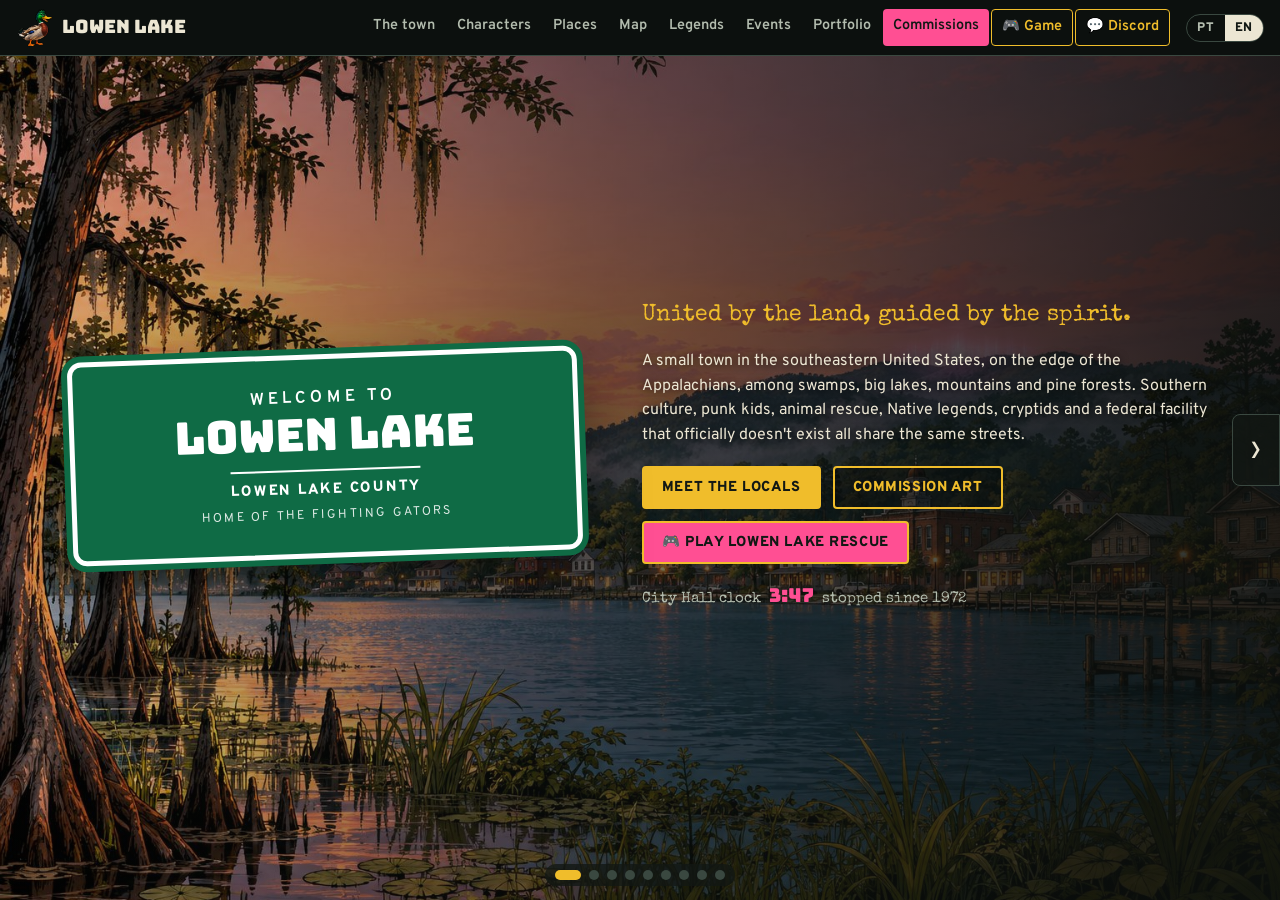
<file: index.html>
<!doctype html>
<html lang="pt-BR">
<head>
<meta charset="utf-8">
<meta name="viewport" content="width=device-width, initial-scale=1, viewport-fit=cover">
<title>Lowen Lake</title>
<meta name="description" content="Lowen Lake: o universo, os personagens, os locais e o portfólio de arte. Encomendas abertas.">
<meta property="og:title" content="Lowen Lake">
<meta property="og:description" content="Punks, pântanos, criptídeos e uma base que não existe. / Punks, swamps, cryptids and a base that doesn't exist.">
<meta property="og:image" content="img/banners/inicio.jpg">
<link rel="icon" href="img/marca/pato.png" type="image/png">
<link rel="preconnect" href="https://fonts.googleapis.com">
<link rel="preconnect" href="https://fonts.gstatic.com" crossorigin>
<link rel="stylesheet" href="https://fonts.googleapis.com/css2?family=Bungee&family=Overpass:wght@400;600;800&family=Special+Elite&display=swap">
<link rel="stylesheet" href="css/estilo.css">
</head>
<body class="home">

<main class="trilho" id="trilho">
  <section class="painel" id="inicio"></section>
  <section class="painel" id="cidade"></section>
  <section class="painel" id="personagens"></section>
  <section class="painel" id="locais"></section>
  <section class="painel" id="mapa"></section>
  <section class="painel" id="lendas"></section>
  <section class="painel" id="eventos"></section>
  <section class="painel" id="portfolio"></section>
  <section class="painel" id="encomendas"></section>
</main>

<button class="seta seta-esq" type="button" id="seta-esq">‹</button>
<button class="seta seta-dir" type="button" id="seta-dir">›</button>
<div class="pontos" id="pontos"></div>

<!-- mapa ampliado -->
<dialog class="mapa-grande" id="mapa-grande">
  <div class="mapa-grande-barra">
    <strong>Lowen Lake County</strong>
    <div>
      <button type="button" class="botao-icone" id="zoom-menos" aria-label="-">−</button>
      <button type="button" class="botao-icone" id="zoom-mais" aria-label="+">+</button>
      <button type="button" class="botao-icone" id="mapa-fechar" aria-label="X">×</button>
    </div>
  </div>
  <div class="mapa-grande-area" id="mapa-grande-area"></div>
</dialog>

<script src="js/conteudo.js"></script>
<script src="js/comum.js"></script>
<script src="js/app.js"></script>
</body>
</html>
</file>
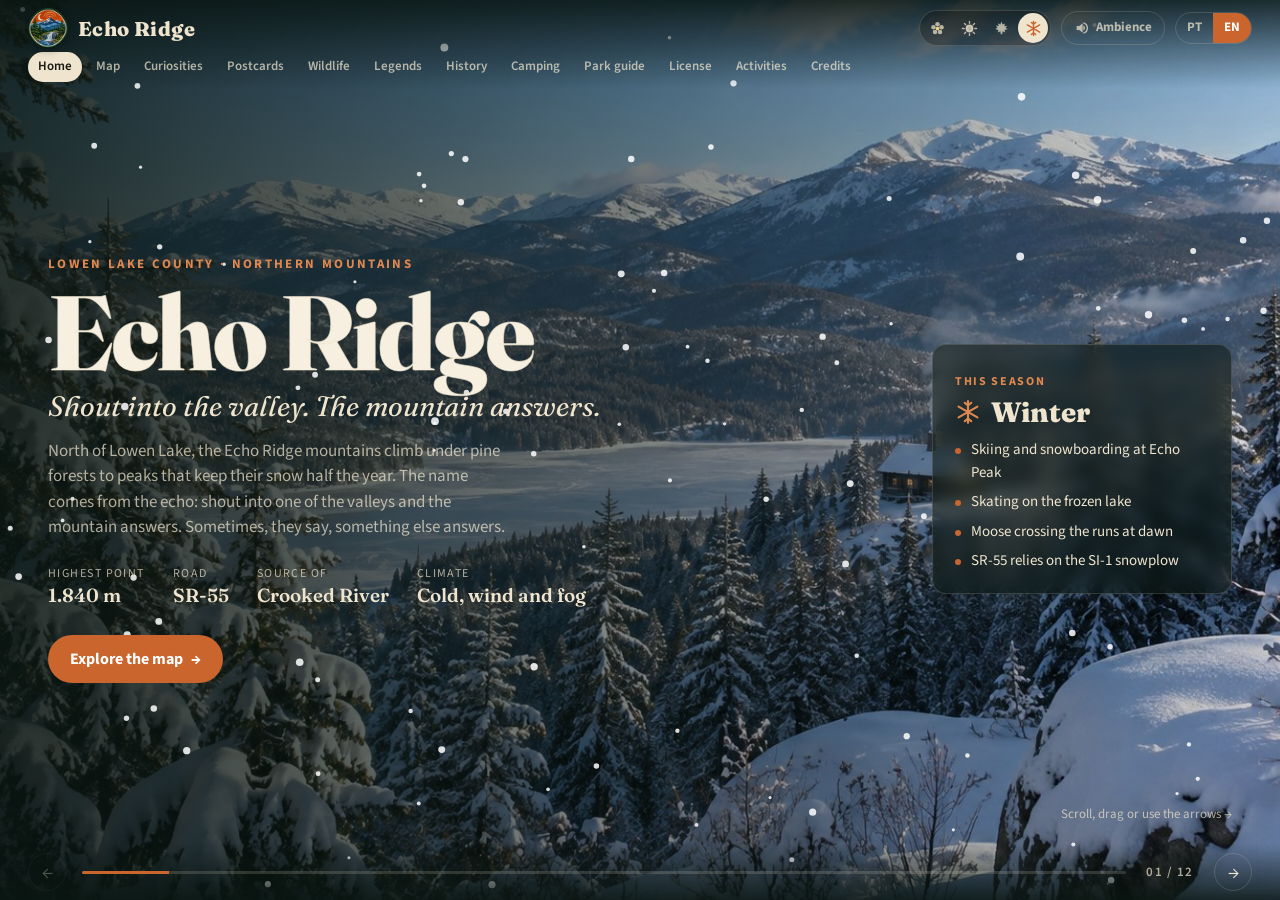
<file: echo-ridge/index.html>
<!doctype html>
<html lang="pt-BR">
<head>
<meta charset="utf-8">
<meta name="viewport" content="width=device-width, initial-scale=1, viewport-fit=cover">
<title>Echo Ridge · Lowen Lake</title>
<meta name="description" content="Echo Ridge, as montanhas do norte de Lowen Lake: mapa interativo com trilhas, estações, lendas, camping, guia do parque e fauna com sons reais.">
<link rel="icon" href="img/marca/emblema.png">
<link rel="preconnect" href="https://fonts.googleapis.com">
<link rel="preconnect" href="https://fonts.gstatic.com" crossorigin>
<link href="https://fonts.googleapis.com/css2?family=Fraunces:ital,opsz,wght@0,9..144,400;0,9..144,600;0,9..144,800;1,9..144,400&family=Source+Sans+3:wght@400;600;700&family=Caveat:wght@500;700&display=swap" rel="stylesheet">
<link rel="stylesheet" href="css/estilo.css?v=8">
</head>
<body>

<header class="topo">
  <a class="marca" href="#inicio" data-ir="0">
    <img class="marca-logo" src="img/marca/emblema.png" alt="" onerror="this.style.display='none'">
    <span class="marca-nome">Echo Ridge</span>
  </a>
  <nav class="menu" id="menu" aria-label="Seções"></nav>
  <div class="topo-acoes">
    <div class="estacoes" id="estacoes" role="group"></div>
    <div class="ambiente">
      <button class="ambiente-botao" id="ambienteBotao" aria-haspopup="true" aria-expanded="false">
        <svg viewBox="0 0 24 24" aria-hidden="true"><path d="M4 9v6h4l5 4V5L8 9H4zm12.5 3a4.5 4.5 0 0 0-2.5-4v8a4.5 4.5 0 0 0 2.5-4zM14 3.2v2.1a7 7 0 0 1 0 13.4v2.1a9 9 0 0 0 0-17.6z"/></svg>
        <span id="ambienteNome"></span>
      </button>
      <div class="ambiente-menu" id="ambienteMenu" hidden></div>
    </div>
    <div class="idioma" role="group" aria-label="Idioma / Language">
      <button data-idioma="pt">PT</button><button data-idioma="en">EN</button>
    </div>
  </div>
</header>

<main class="palco">
  <div class="trilho" id="trilho">

    <!-- INÍCIO -->
    <section class="painel p-inicio" id="inicio" data-nome="inicio">
      <div class="fundo"><img id="heroImg" alt=""></div>
      <canvas class="efeito" id="efeito" aria-hidden="true"></canvas>
      <div class="inicio-grade">
        <div class="inicio-conteudo">
          <p class="sobretitulo" data-t="marca.regiao"></p>
          <h1 class="eco-titulo" data-eco="Echo Ridge">Echo Ridge</h1>
          <p class="lema" data-t="marca.lema"></p>
          <p class="inicio-texto" data-t="inicio.texto"></p>
          <div class="fatos" id="fatos"></div>
          <button class="botao" data-ir="1"><span data-ui="explorar"></span> →</button>
        </div>
        <aside class="estacao-cartao" id="estacaoCartao"></aside>
      </div>
      <div class="dica-rolar"><span data-ui="dica"></span></div>
    </section>

    <!-- MAPA -->
    <section class="painel p-mapa" id="mapa" data-nome="mapa">
      <div class="painel-cabeca"><p class="numero"></p><h2 data-ui="mapa"></h2><p class="painel-sub" data-ui="mapaSub"></p></div>
      <div class="mapa-area">
        <div class="mapa-moldura" id="mapaMoldura">
          <div class="mapa-zoom" id="mapaZoom">
            <img class="mapa-img" id="mapaImg" alt="" draggable="false">
            <svg class="mapa-trilhas" id="mapaTrilhas" viewBox="0 0 100 100" preserveAspectRatio="none"></svg>
            <div class="mapa-pinos" id="mapaPinos"></div>
          </div>
          <div class="mapa-camadas" id="mapaCamadas" role="group"></div>
          <div class="mapa-controles">
            <button id="zoomMais" aria-label="Ampliar">+</button>
            <button id="zoomMenos" aria-label="Reduzir">−</button>
            <button id="zoomReset" aria-label="Ver mapa inteiro">⤢</button>
          </div>
          <p class="mapa-dica" data-ui="dicaZoom"></p>
        </div>
        <aside class="mapa-cartao" id="mapaCartao" aria-live="polite"></aside>
      </div>
    </section>

    <!-- CURIOSIDADES -->
    <section class="painel p-curiosidades" id="curiosidades" data-nome="curiosidades">
      <div class="painel-cabeca"><p class="numero"></p><h2 data-ui="curiosidades"></h2><p class="painel-sub" data-ui="curiosidadesSub"></p></div>
      <div class="faixa rola-x" id="faixaCuriosidades"></div>
    </section>

    <!-- POSTAIS -->
    <section class="painel p-postais" id="postais" data-nome="postais">
      <div class="painel-cabeca"><p class="numero"></p><h2 data-ui="postais"></h2><p class="painel-sub" data-ui="postaisSub"></p>
        <button class="botao botao-pequeno" id="abrirCriador">✎ <span data-ui="crieSeu"></span></button></div>
      <div class="faixa rola-x" id="faixaPostais"></div>
    </section>

    <!-- FAUNA -->
    <section class="painel p-fauna" id="fauna" data-nome="fauna">
      <div class="painel-cabeca"><p class="numero"></p><h2 data-ui="fauna"></h2><p class="painel-sub" data-ui="faunaSub"></p></div>
      <div class="fauna-area">
        <div class="abas" id="abasFauna" role="tablist"></div>
        <div class="fauna-lista">
          <div class="faixa rola-x" id="faixaFauna"></div>
        </div>
      </div>
    </section>

    <!-- LENDAS E AVISTAMENTOS -->
    <section class="painel p-lendas" id="lendas" data-nome="lendas">
      <div class="painel-cabeca"><p class="numero"></p><h2 data-ui="lendas"></h2><p class="painel-sub" data-t="lendas.intro"></p></div>
      <div class="lendas-area">
        <div class="lendas-esq">
          <div class="filtros" id="filtrosLendas"></div>
          <div class="lendas-mapa">
            <img id="lendasMapaImg" alt="" draggable="false">
            <div id="lendasPontos"></div>
          </div>
          <div class="linha-anos">
            <input type="range" id="anoLendas" min="1880" max="2026" step="1" value="2026" aria-label="Ano">
            <span id="anoLendasRotulo"></span>
          </div>
        </div>
        <div class="lendas-dir">
          <article class="criatura" id="criaturaCartao"></article>
          <div class="avistamentos rola-y" id="listaAvistamentos"></div>
        </div>
        <aside class="caderno" id="cadernoDale"></aside>
      </div>
      <a class="segredo" id="segredoLendas" target="_blank" rel="noopener">
        <svg viewBox="0 0 40 40" aria-hidden="true"><circle cx="20" cy="20" r="18" fill="none" stroke="currentColor" stroke-width="2"/><path d="M20 6 L33 30 H7 Z" fill="none" stroke="currentColor" stroke-width="2"/><circle cx="20" cy="22" r="3.5" fill="currentColor"/></svg>
      </a>
    </section>

    <!-- HISTÓRIA -->
    <section class="painel p-historia" id="historia" data-nome="historia">
      <div class="painel-cabeca"><p class="numero"></p><h2 data-ui="historia"></h2><p class="painel-sub" data-ui="historiaSub"></p></div>
      <div class="faixa rola-x linha-tempo" id="faixaHistoria"></div>
    </section>

    <!-- CAMPING -->
    <section class="painel p-camping" id="camping" data-nome="camping">
      <div class="painel-cabeca"><p class="numero"></p><h2 data-ui="camping"></h2><p class="painel-sub" data-t="camping.intro"></p></div>
      <div class="camping-area">
        <div class="faixa rola-x" id="faixaCamping"></div>
        <aside class="camping-lado rola-y" id="campingLado"></aside>
      </div>
    </section>

    <!-- GUIA DO PARQUE -->
    <section class="painel p-guia" id="guia" data-nome="guia">
      <div class="painel-cabeca"><p class="numero"></p><h2 data-ui="guia"></h2><p class="painel-sub" data-t="guia.intro"></p></div>
      <div class="guia-abas" id="guiaAbas" role="tablist"></div>
      <div class="guia-conteudo" id="guiaConteudo"></div>
    </section>

    <!-- LICENÇA DE PESCA E CAÇA (gerador: js/licenca.js) -->
    <section class="painel p-licenca" id="licenca" data-nome="licenca">
      <div class="painel-cabeca"><p class="numero"></p><h2 data-ui="licenca"></h2><p class="painel-sub" data-ui="licencaSub"></p></div>
      <div class="licenca-area" id="licencaArea"></div>
    </section>

    <!-- ATIVIDADES -->
    <section class="painel p-atividades" id="atividades" data-nome="atividades">
      <div class="painel-cabeca"><p class="numero"></p><h2 data-ui="atividades"></h2><p class="painel-sub" data-ui="atividadesSub"></p></div>
      <div class="jogos">
        <article class="jogo" id="jogoPegadas"></article>
        <article class="jogo" id="jogoSons"></article>
      </div>
    </section>

    <!-- CRÉDITOS -->
    <section class="painel p-creditos" id="creditos" data-nome="creditos">
      <div class="painel-cabeca"><p class="numero"></p><h2 data-ui="creditos"></h2></div>
      <div class="creditos-area rola-y" id="creditosArea"></div>
    </section>

  </div>
</main>

<footer class="controles">
  <button class="seta" id="anterior" aria-label="Anterior">←</button>
  <div class="progresso"><div class="progresso-barra" id="barra"></div></div>
  <span class="contador" id="contador"></span>
  <button class="seta" id="proximo" aria-label="Próximo">→</button>
</footer>

<div class="lightbox" id="lightbox" hidden>
  <button class="lightbox-fechar" aria-label="Fechar">×</button>
  <figure><img id="lightboxImg" alt=""><figcaption id="lightboxLegenda"></figcaption></figure>
</div>

<!-- criador de postal -->
<div class="modal" id="criador" hidden>
  <div class="modal-caixa" role="dialog" aria-modal="true" aria-labelledby="criadorTitulo">
    <button class="modal-fechar" id="fecharCriador" aria-label="Fechar">×</button>
    <h2 id="criadorTitulo" data-ui="crieSeu"></h2>
    <div class="criador-grade">
      <canvas id="postalCanvas" width="1500" height="1000"></canvas>
      <div class="criador-campos">
        <p class="rotulo" data-ui="escolhaFoto"></p>
        <div class="criador-fotos" id="criadorFotos"></div>
        <label><span data-ui="tituloPostal"></span><input id="cTitulo" maxlength="28"></label>
        <label><span data-ui="mensagem"></span><textarea id="cMensagem" rows="4" maxlength="220"></textarea></label>
        <label><span data-ui="assinatura"></span><input id="cAssinatura" maxlength="30"></label>
        <label class="linha"><input type="checkbox" id="cVerso" checked> <span data-ui="incluirVerso"></span></label>
        <button class="botao" id="baixarPostal">↓ <span data-ui="baixar"></span></button>
      </div>
    </div>
  </div>
</div>

<script src="js/dados.js?v=8"></script>
<script src="js/creditos-sons.js?v=8"></script>
<script src="js/app.js?v=8"></script>
<script src="js/licenca.js?v=8"></script>
</body>
</html>
</file>
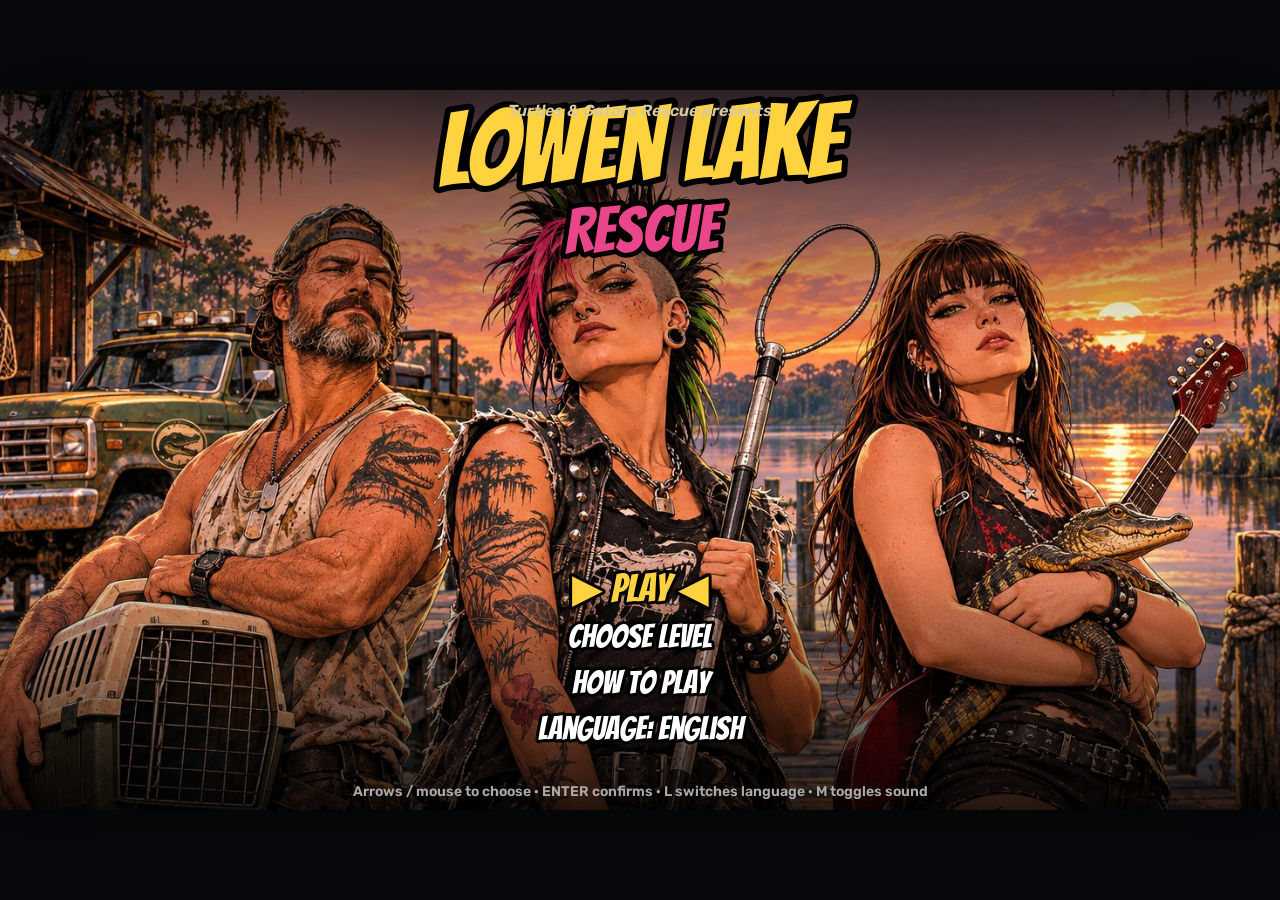
<file: jogo/index.html>
<!doctype html>
<html lang="pt-BR">
<head>
<meta charset="utf-8">
<meta name="viewport" content="width=device-width, initial-scale=1">
<title>Lowen Lake Rescue</title>
<link rel="icon" href="img/sprites/jane.png">
<link rel="preconnect" href="https://fonts.googleapis.com">
<link href="https://fonts.googleapis.com/css2?family=Bangers&family=Rubik:ital,wght@0,400;0,600;0,800;1,400&display=swap" rel="stylesheet">
<style>
  :root { color-scheme: dark; }
  html, body { margin: 0; height: 100%; background: #07090c; overflow: hidden; }
  body { display: flex; align-items: center; justify-content: center; }
  canvas { display: block; background: #000; image-rendering: auto;
           box-shadow: 0 0 60px rgba(0,0,0,.8); outline: none; }
</style>
</head>
<body>
<canvas id="tela" width="1280" height="720" tabindex="0"></canvas>
<script src="js/dados.js?v=8"></script>
<script src="js/idioma.js?v=8"></script>
<script src="js/audio.js?v=8"></script>
<script src="js/jogo.js?v=8"></script>
</body>
</html>
</file>
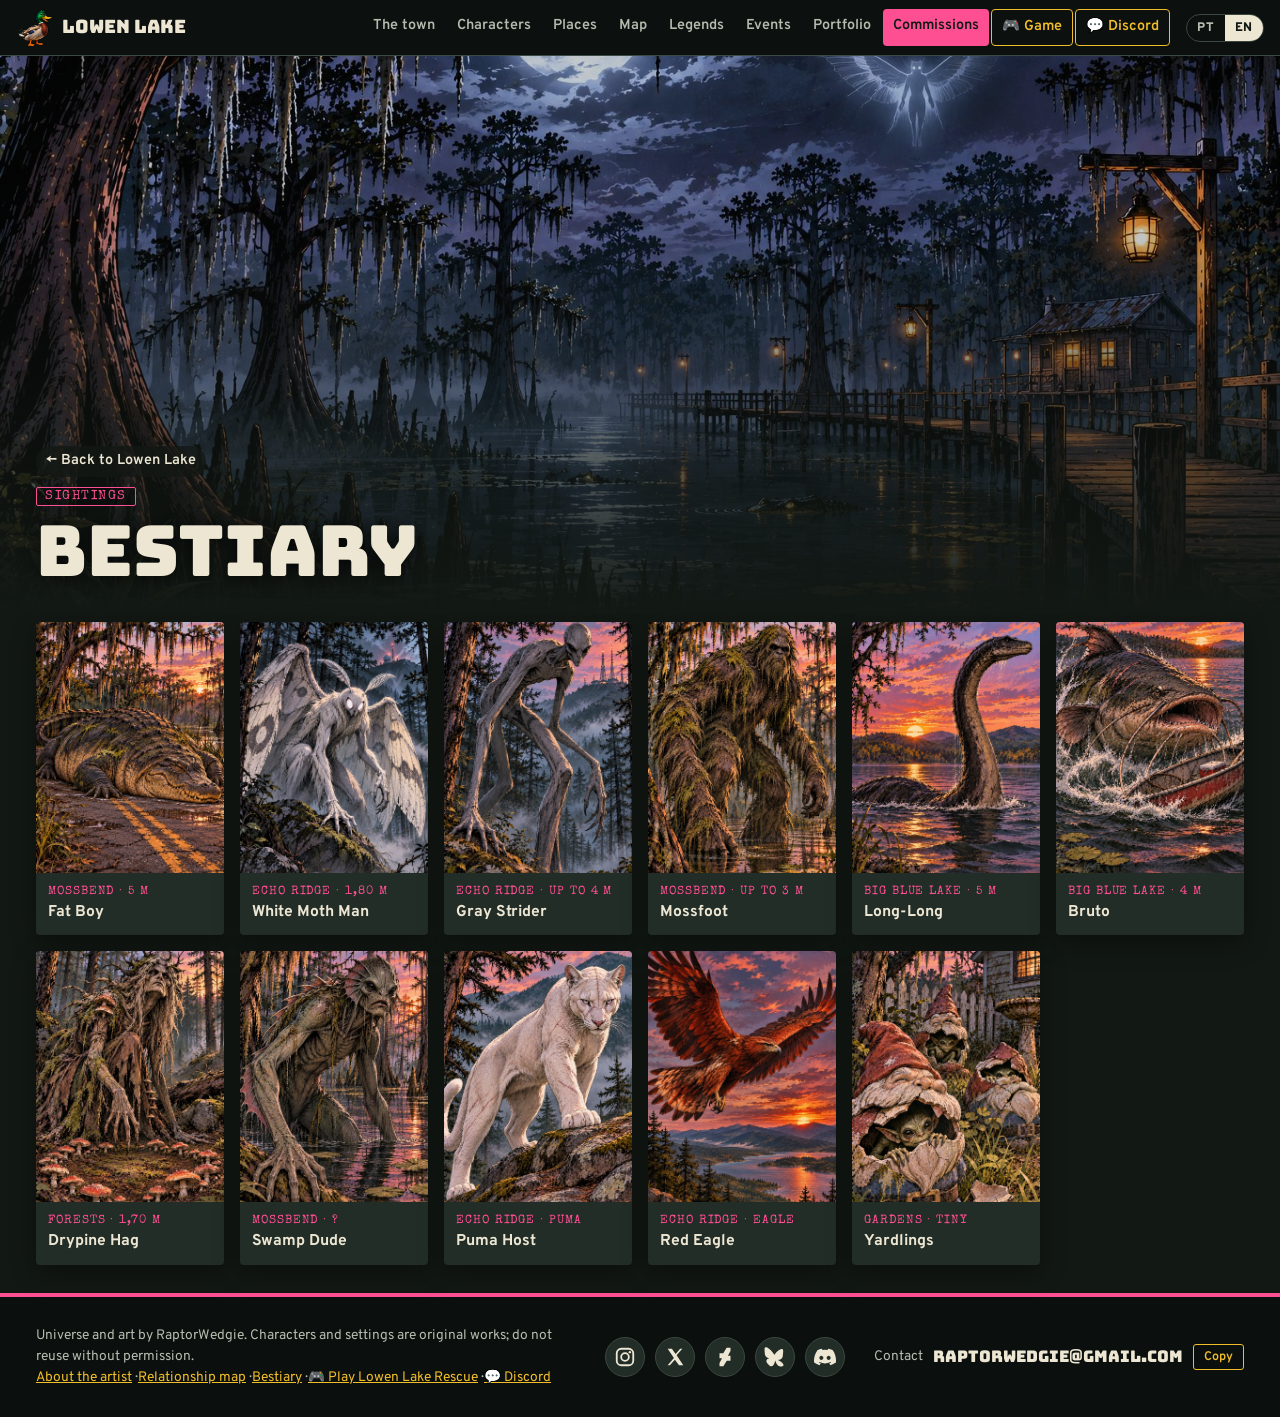
<file: criatura.html>
<!doctype html>
<html lang="pt-BR">
<head>
<meta charset="utf-8">
<meta name="viewport" content="width=device-width, initial-scale=1, viewport-fit=cover">
<title>Lowen Lake · Bestiário</title>
<link rel="icon" href="img/marca/pato.png" type="image/png">
<link rel="preconnect" href="https://fonts.googleapis.com">
<link rel="preconnect" href="https://fonts.gstatic.com" crossorigin>
<link rel="stylesheet" href="https://fonts.googleapis.com/css2?family=Bungee&family=Caveat:wght@600&family=Overpass:wght@400;600;800&family=Special+Elite&display=swap">
<link rel="stylesheet" href="css/estilo.css">
</head>
<body class="subpagina" data-pagina="criatura">
<main id="pagina"></main>
<script src="js/conteudo.js"></script>
<script src="js/comum.js"></script>
<script src="js/pagina.js"></script>
</body>
</html>
</file>
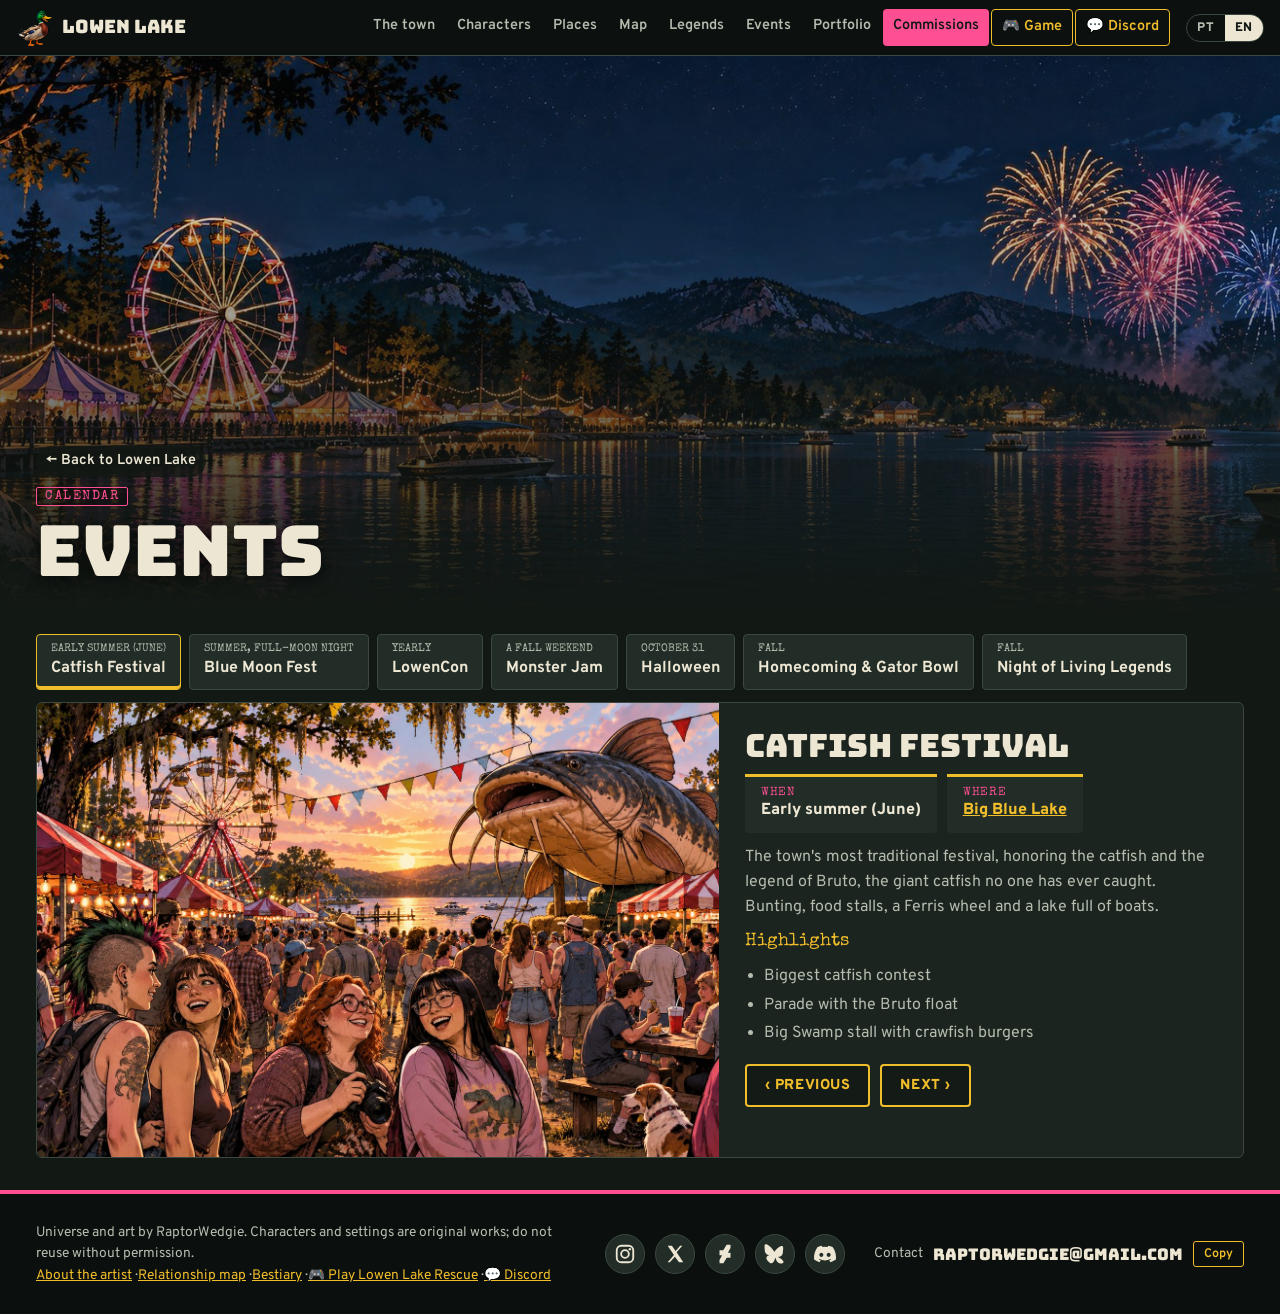
<file: eventos.html>
<!doctype html>
<html lang="pt-BR">
<head>
<meta charset="utf-8">
<meta name="viewport" content="width=device-width, initial-scale=1, viewport-fit=cover">
<title>Lowen Lake · Eventos</title>
<meta property="og:image" content="img/banners/eventos.jpg">
<link rel="icon" href="img/marca/pato.png" type="image/png">
<link rel="preconnect" href="https://fonts.googleapis.com">
<link rel="preconnect" href="https://fonts.gstatic.com" crossorigin>
<link rel="stylesheet" href="https://fonts.googleapis.com/css2?family=Bungee&family=Overpass:wght@400;600;800&family=Special+Elite&display=swap">
<link rel="stylesheet" href="css/estilo.css">
</head>
<body class="subpagina" data-pagina="eventos">
<main id="pagina"></main>
<script src="js/conteudo.js"></script>
<script src="js/comum.js"></script>
<script src="js/pagina.js"></script>
</body>
</html>
</file>
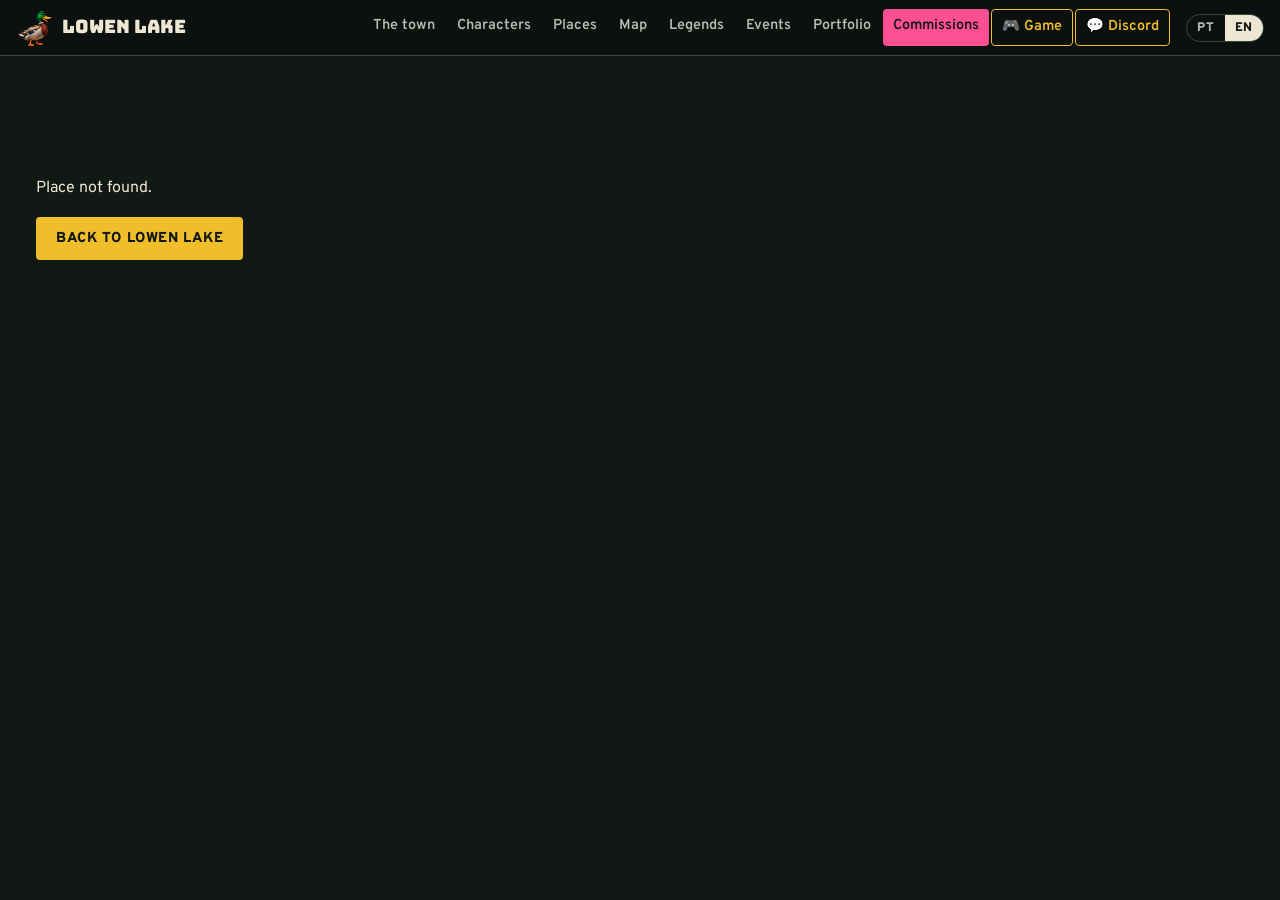
<file: local.html>
<!doctype html>
<html lang="pt-BR">
<head>
<meta charset="utf-8">
<meta name="viewport" content="width=device-width, initial-scale=1, viewport-fit=cover">
<title>Lowen Lake</title>
<link rel="icon" href="img/marca/pato.png" type="image/png">
<link rel="preconnect" href="https://fonts.googleapis.com">
<link rel="preconnect" href="https://fonts.gstatic.com" crossorigin>
<link rel="stylesheet" href="https://fonts.googleapis.com/css2?family=Bungee&family=Caveat:wght@600&family=Overpass:wght@400;600;800&family=Special+Elite&display=swap">
<link rel="stylesheet" href="css/estilo.css">
</head>
<body class="subpagina" data-pagina="local">
<main id="pagina"></main>
<script src="js/conteudo.js"></script>
<script src="js/comum.js"></script>
<script src="js/pagina.js"></script>
</body>
</html>
</file>
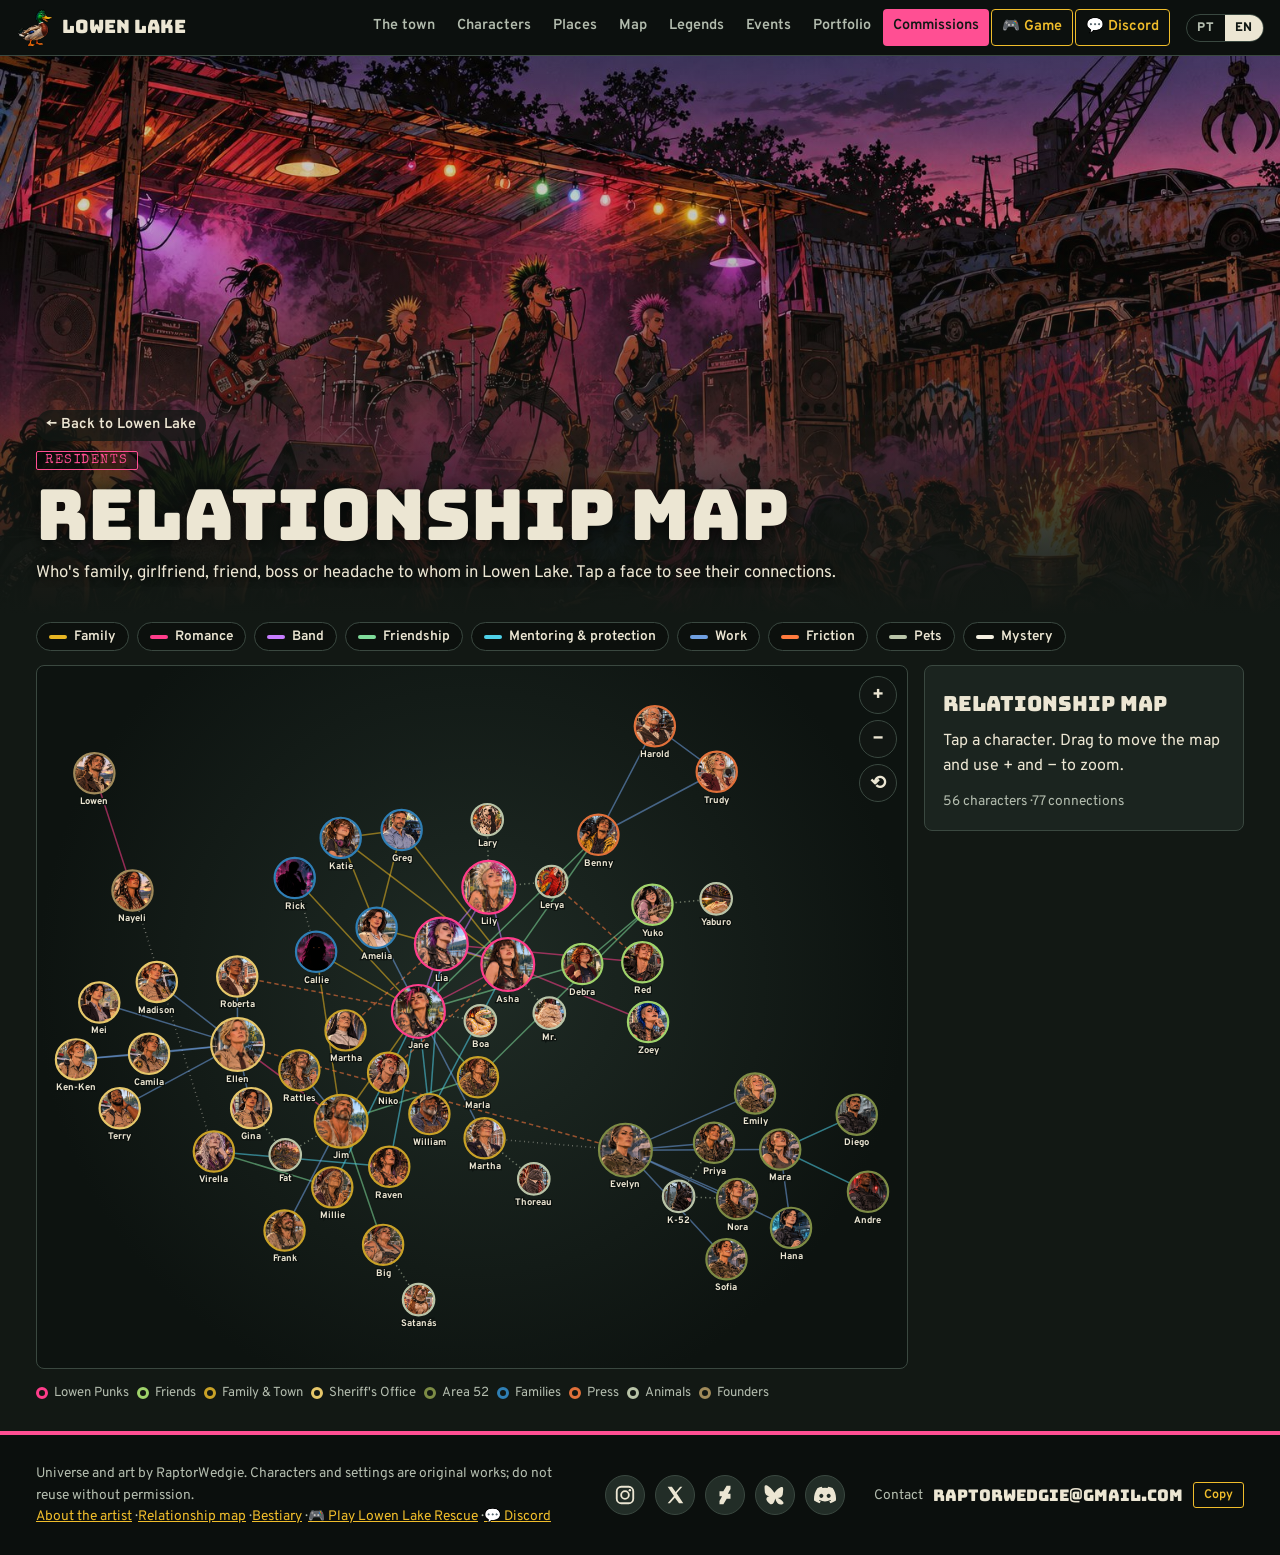
<file: relacoes.html>
<!doctype html>
<html lang="pt-BR">
<head>
<meta charset="utf-8">
<meta name="viewport" content="width=device-width, initial-scale=1, viewport-fit=cover">
<title>Lowen Lake · Mapa de relações</title>
<link rel="icon" href="img/marca/pato.png" type="image/png">
<link rel="preconnect" href="https://fonts.googleapis.com">
<link rel="preconnect" href="https://fonts.gstatic.com" crossorigin>
<link rel="stylesheet" href="https://fonts.googleapis.com/css2?family=Bungee&family=Caveat:wght@600&family=Overpass:wght@400;600;800&family=Special+Elite&display=swap">
<link rel="stylesheet" href="css/estilo.css">
</head>
<body class="subpagina" data-pagina="relacoes">
<main id="pagina"></main>
<script src="js/conteudo.js"></script>
<script src="js/comum.js"></script>
<script src="js/pagina.js"></script>
</body>
</html>
</file>
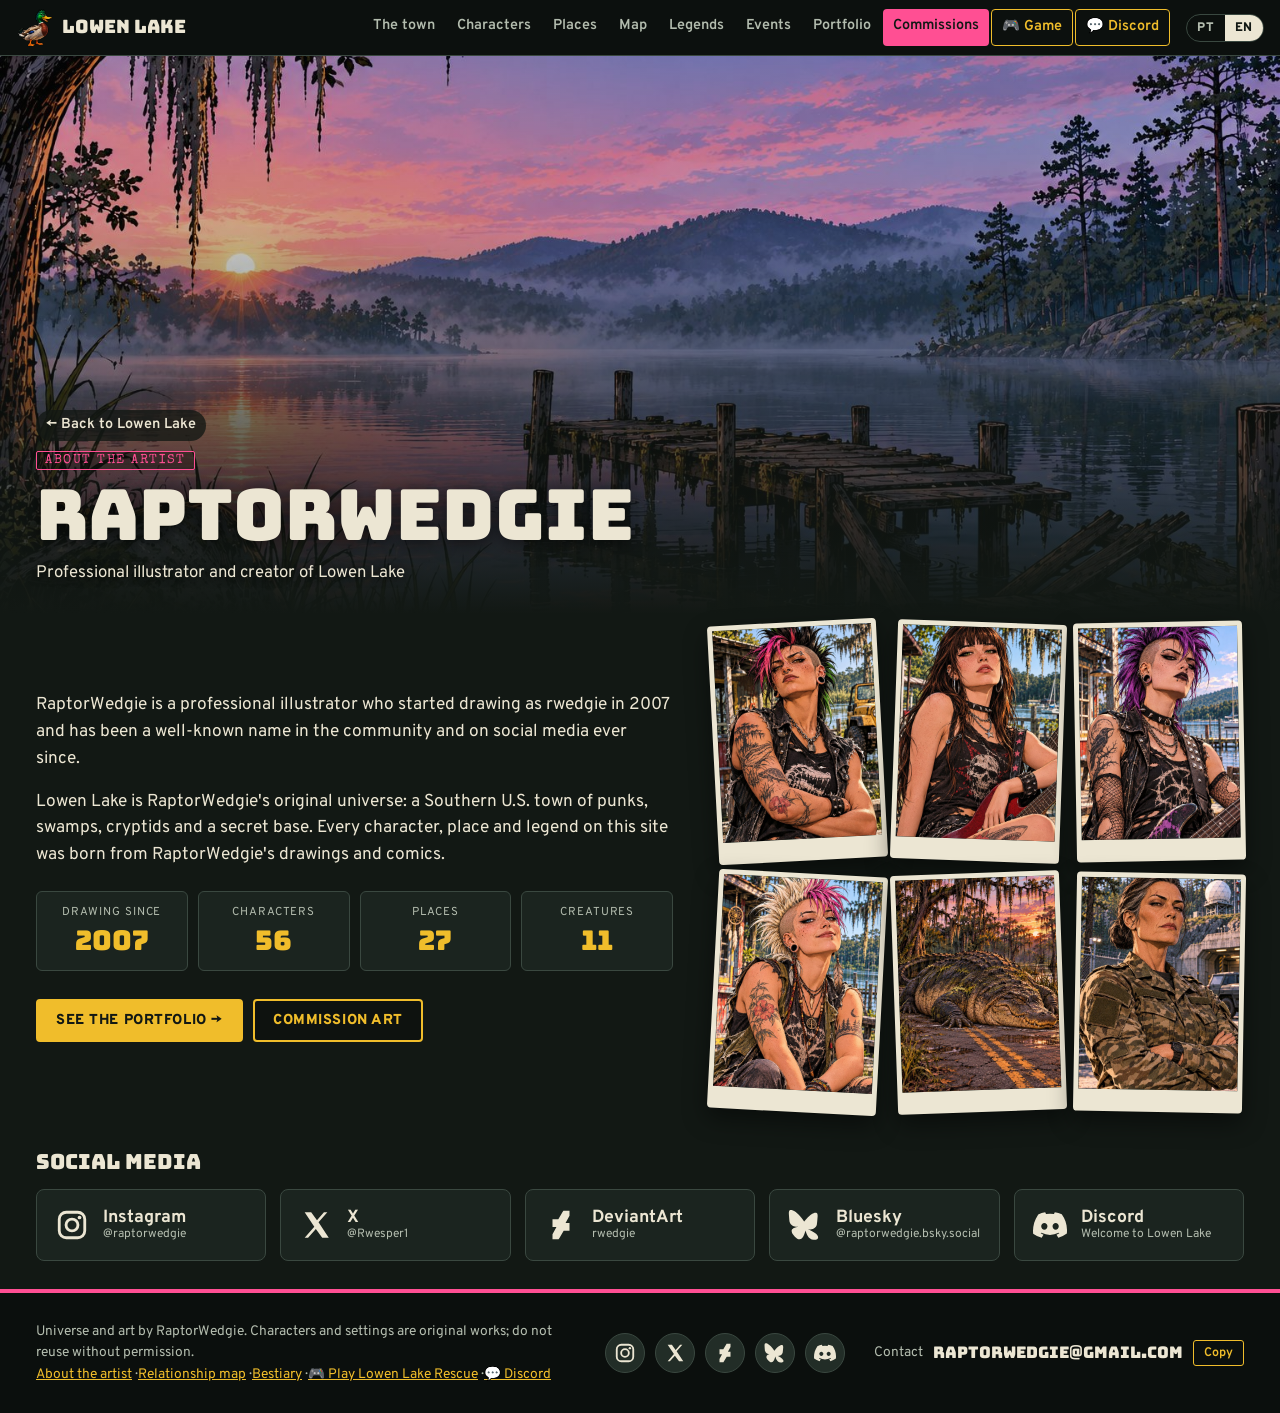
<file: sobre.html>
<!doctype html>
<html lang="pt-BR">
<head>
<meta charset="utf-8">
<meta name="viewport" content="width=device-width, initial-scale=1, viewport-fit=cover">
<title>Lowen Lake · Sobre o artista</title>
<link rel="icon" href="img/marca/pato.png" type="image/png">
<link rel="preconnect" href="https://fonts.googleapis.com">
<link rel="preconnect" href="https://fonts.gstatic.com" crossorigin>
<link rel="stylesheet" href="https://fonts.googleapis.com/css2?family=Bungee&family=Caveat:wght@600&family=Overpass:wght@400;600;800&family=Special+Elite&display=swap">
<link rel="stylesheet" href="css/estilo.css">
</head>
<body class="subpagina" data-pagina="sobre">
<main id="pagina"></main>
<script src="js/conteudo.js"></script>
<script src="js/comum.js"></script>
<script src="js/pagina.js"></script>
</body>
</html>
</file>
<file: css/estilo.css>
/* Lowen Lake — placa de estrada sulista + pôster de show punk + arquivo municipal.
   Tema único escuro ("noite no pântano"). As cores ficam aqui em cima.
   Página principal: painéis lado a lado que passam na horizontal. */
:root {
  --noite: #121814;
  --musgo: #1b241f;
  --painel: #222d27;
  --osso: #ece6d3;
  --cinza: #b3bcae;
  --placa: #0f6b45;
  --neon: #ff4f93;
  --ouro: #f0bd2b;
  --lago: #3d8fc4;
  --linha: #3a4840;
  --vidro: rgba(18, 24, 20, .78);

  --f-display: "Bungee", Impact, "Arial Black", sans-serif;
  --f-texto: "Overpass", "Segoe UI", Arial, sans-serif;
  --f-ficha: "Special Elite", "Courier New", monospace;

  --topo-h: 56px;
  color-scheme: dark;
}

* { box-sizing: border-box; }
body { margin: 0; background: var(--noite); color: var(--osso); font: 16px/1.55 var(--f-texto); }
img { max-width: 100%; display: block; }
a { color: var(--ouro); }
h1, h2, h3, h4 { text-wrap: balance; line-height: 1.15; margin: 0; }
h3 { font-size: 1.1rem; font-weight: 800; }
p { margin: 0; }
:focus-visible { outline: 3px solid var(--ouro); outline-offset: 3px; }
[hidden] { display: none !important; }

.envolve {
  max-width: 1240px; margin: 0 auto;
  padding-left: max(16px, env(safe-area-inset-left, 0px));
  padding-right: max(16px, env(safe-area-inset-right, 0px));
}

/* ---------- topo ---------- */
.topo {
  position: sticky; top: 0; z-index: 30; height: var(--topo-h);
  display: flex; align-items: center; gap: 16px;
  padding: 0 max(16px, env(safe-area-inset-right, 0px)) 0 max(16px, env(safe-area-inset-left, 0px));
  background: rgba(12, 16, 14, .94); backdrop-filter: blur(8px); border-bottom: 1px solid var(--linha);
}
.home .topo { position: fixed; inset: 0 0 auto 0; }
.marca { font-family: var(--f-display); color: var(--osso); text-decoration: none; font-size: 1.15rem; white-space: nowrap; display: flex; align-items: center; gap: 8px; flex-shrink: 0; }
.marca-pato { width: 38px; height: 38px; object-fit: contain; transition: transform .2s; }
.marca:hover .marca-pato { transform: rotate(-12deg) scale(1.08); }
.menu { display: flex; gap: 2px; overflow-x: auto; scrollbar-width: none; margin-left: auto; min-width: 0; }
.menu a { color: var(--cinza); text-decoration: none; font-weight: 600; font-size: .9rem; padding: 6px 10px; border-radius: 4px; white-space: nowrap; }
.menu a:hover { color: var(--osso); background: var(--painel); }
.menu a.ativo { color: var(--osso); box-shadow: inset 0 -3px 0 var(--ouro); }
.menu .menu-cta { color: var(--noite); background: var(--neon); }
.menu .menu-cta:hover, .menu .menu-cta.ativo { color: var(--noite); background: var(--ouro); box-shadow: none; }
.menu .menu-jogo { color: var(--ouro); border: 1px solid var(--ouro); }
.menu .menu-jogo:hover { color: var(--noite); background: var(--ouro); }
.botao.botao-jogo { background: var(--neon); color: var(--noite); }
.idioma { display: flex; border: 1px solid var(--linha); border-radius: 99px; overflow: hidden; flex-shrink: 0; }
.idioma button { font: 800 .78rem var(--f-texto); letter-spacing: .06em; background: none; border: 0; color: var(--cinza); padding: 5px 10px; cursor: pointer; }
.idioma button[aria-pressed="true"] { background: var(--osso); color: var(--noite); }

/* ---------- botões ---------- */
.botao {
  display: inline-flex; align-items: center; gap: 6px; font: 800 .9rem var(--f-texto); letter-spacing: .04em; text-transform: uppercase;
  color: var(--noite); background: var(--ouro); border: 2px solid var(--ouro);
  padding: 10px 18px; border-radius: 4px; text-decoration: none; cursor: pointer; white-space: nowrap;
}
.botao:hover { background: var(--neon); border-color: var(--neon); }
.botao:disabled { opacity: .5; cursor: not-allowed; }
.botao-linha { background: rgba(0,0,0,.25); color: var(--ouro); }
.botao-linha:hover { color: var(--noite); }
.botao-icone { width: 40px; height: 40px; border-radius: 50%; border: 1px solid var(--linha); background: var(--painel); color: var(--osso); font-size: 1.3rem; cursor: pointer; }
.botao-icone:hover { background: var(--ouro); color: var(--noite); }
.link { background: none; border: 0; padding: 0; color: var(--ouro); font: inherit; text-decoration: underline; cursor: pointer; text-align: left; }

/* ---------- trilho horizontal ---------- */
.home { overflow: hidden; height: 100dvh; }
.trilho {
  position: fixed; inset: var(--topo-h) 0 0 0;
  display: flex; overflow-x: auto; overflow-y: hidden; scroll-snap-type: x mandatory; scrollbar-width: none; overscroll-behavior-x: contain;
}
.trilho::-webkit-scrollbar { display: none; }
.painel { position: relative; flex: 0 0 100%; height: 100%; scroll-snap-align: start; scroll-snap-stop: always; overflow: hidden; }
.painel-fundo { position: absolute; inset: 0; }
.painel-fundo img { width: 100%; height: 100%; object-fit: cover; }
.painel-fundo::after {
  content: ""; position: absolute; inset: 0;
  background: linear-gradient(180deg, rgba(12,16,14,.35) 0%, rgba(12,16,14,.72) 40%, rgba(12,16,14,.93) 100%);
}
.painel-conteudo { position: relative; height: 100%; overflow-y: auto; scrollbar-width: thin; }
.painel-miolo {
  max-width: 1320px; margin: 0 auto; min-height: 100%;
  display: flex; flex-direction: column; justify-content: center; gap: 22px;
  padding-block: 28px 72px;
  padding-left: max(64px, env(safe-area-inset-left, 0px));
  padding-right: max(64px, env(safe-area-inset-right, 0px));
}
.painel-cabeca { display: flex; justify-content: space-between; align-items: flex-end; gap: 20px; flex-wrap: wrap; }
.painel-cabeca > div { display: grid; gap: 8px; min-width: 0; }
.titulo { font: clamp(1.9rem, 4.2vw, 3.2rem)/1 var(--f-display); text-shadow: 0 2px 18px rgba(0,0,0,.7); }
.etiqueta {
  justify-self: start; display: inline-block; font: .8rem var(--f-ficha); letter-spacing: .12em; text-transform: uppercase;
  color: var(--neon); border: 1px solid currentColor; padding: 2px 8px; border-radius: 2px; background: rgba(0,0,0,.35);
}
.etiqueta.aberta { color: #7be08f; }
.etiqueta.fechada { color: var(--neon); }
.intro { color: var(--cinza); max-width: 70ch; }
.miudo { color: var(--cinza); font-size: .86rem; }

.seta {
  position: fixed; top: 50%; z-index: 20; width: 48px; height: 72px; transform: translateY(-50%);
  border: 1px solid var(--linha); background: var(--vidro); color: var(--osso); font: 2rem/1 var(--f-texto); cursor: pointer;
}
.seta:hover { background: var(--ouro); color: var(--noite); }
.seta-esq { left: env(safe-area-inset-left, 0px); border-radius: 0 8px 8px 0; }
.seta-dir { right: env(safe-area-inset-right, 0px); border-radius: 8px 0 0 8px; }
.pontos { position: fixed; bottom: max(14px, env(safe-area-inset-bottom, 0px)); left: 50%; transform: translateX(-50%); z-index: 20; display: flex; gap: 8px; padding: 6px 10px; border-radius: 99px; background: var(--vidro); }
.pontos button { width: 10px; height: 10px; padding: 0; border-radius: 50%; border: 0; background: var(--linha); cursor: pointer; }
.pontos button.ativo { background: var(--ouro); width: 26px; border-radius: 99px; }

/* ---------- início ---------- */
.hero-grade { display: grid; grid-template-columns: minmax(0, 1fr) minmax(0, 1.1fr); gap: 56px; align-items: center; }
#inicio .painel-fundo::after { background: linear-gradient(90deg, rgba(12,16,14,.1) 0%, rgba(12,16,14,.55) 45%, rgba(12,16,14,.88) 100%); }
.placa {
  display: flex; flex-direction: column; align-items: center; text-align: center; gap: 4px;
  background: var(--placa); color: #fff; border: 5px solid #fff; border-radius: 14px;
  box-shadow: 0 0 0 6px var(--placa), 0 24px 60px rgba(0,0,0,.5);
  padding: 28px 20px; margin: 6px; transform: rotate(-2deg);
}
.placa-topo { font: 600 1.05rem var(--f-texto); letter-spacing: .25em; text-transform: uppercase; }
.placa-nome { font: 2.8rem/1 var(--f-display); }
.placa-linha { font-weight: 800; letter-spacing: .12em; text-transform: uppercase; font-size: .92rem; border-top: 2px solid #fff; padding-top: 8px; margin-top: 8px; }
.placa-rodape { font-size: .78rem; letter-spacing: .18em; text-transform: uppercase; opacity: .85; }
.hero-texto { display: grid; gap: 18px; min-width: 0; }
.lema { font: 1.45rem/1.3 var(--f-ficha); color: var(--ouro); }
.resumo { max-width: 60ch; text-shadow: 0 1px 8px rgba(0,0,0,.8); }
.hero-acoes { display: flex; flex-wrap: wrap; gap: 12px; }
.relogio { font-family: var(--f-ficha); color: var(--cinza); font-size: .95rem; }
.relogio b { font: 1.2rem var(--f-display); color: var(--neon); margin-inline: 4px; }

/* ---------- a cidade ---------- */
.cidade-grade { display: grid; grid-template-columns: minmax(0, 1.7fr) minmax(0, 1fr); gap: 32px; }
.historia { display: grid; grid-template-columns: repeat(2, minmax(0, 1fr)); gap: 18px; }
.historia article { display: grid; gap: 6px; align-content: start; background: var(--vidro); border-top: 3px solid var(--ouro); padding: 16px 18px; border-radius: 0 0 4px 4px; }
.historia p { color: var(--cinza); font-size: .94rem; }
.cronologia { background: var(--vidro); padding: 18px 20px; border-radius: 4px; align-self: start; }
.cronologia h3 { font-family: var(--f-ficha); font-weight: 400; color: var(--ouro); margin-bottom: 10px; }
.cronologia ol { list-style: none; margin: 0; padding: 0; display: grid; gap: 7px; }
.cronologia li { display: grid; grid-template-columns: 8em 1fr; gap: 10px; font-size: .9rem; }
.cronologia li span { font-family: var(--f-ficha); color: var(--neon); font-variant-numeric: tabular-nums; }

/* ---------- filtros e fileiras ---------- */
.filtros { display: flex; flex-wrap: wrap; gap: 8px; }
.filtros button { font: 600 .88rem var(--f-texto); color: var(--osso); background: rgba(0,0,0,.35); border: 1px solid var(--linha); padding: 6px 14px; border-radius: 99px; cursor: pointer; }
.filtros button[aria-selected="true"] { background: var(--osso); color: var(--noite); border-color: var(--osso); }
.carrossel-caixa { position: relative; min-width: 0; }
.carrossel {
  display: grid; grid-auto-flow: column; gap: 16px; overflow-x: auto; scroll-snap-type: x proximity;
  padding: 4px 2px 14px; scrollbar-width: thin; scrollbar-color: var(--linha) transparent;
}
.carrossel > * { scroll-snap-align: start; }
.carrossel-retratos { grid-auto-columns: clamp(150px, 15vw, 200px); }
.carrossel-locais { grid-auto-columns: clamp(250px, 26vw, 340px); }
.carrossel-obras { grid-auto-columns: clamp(200px, 22vw, 300px); }
.carrossel-mini { grid-auto-columns: 180px; }
.carrossel-seta {
  position: absolute; top: 40%; z-index: 2; width: 38px; height: 38px; border-radius: 50%;
  border: 1px solid var(--linha); background: var(--vidro); color: var(--osso); font-size: 1.4rem; cursor: pointer; transform: translateY(-50%);
}
.carrossel-seta.esq { left: -14px; } .carrossel-seta.dir { right: -14px; }
.carrossel-seta:hover { background: var(--ouro); color: var(--noite); }

.cartao-p {
  all: unset; cursor: pointer; display: grid; grid-template-rows: auto 1fr; background: var(--painel); border-radius: 4px; overflow: hidden;
  transition: transform .15s; box-shadow: 0 8px 24px rgba(0,0,0,.35);
}
.cartao-p:hover { transform: translateY(-4px) rotate(-.6deg); }
.cartao-p:focus-visible { outline: 3px solid var(--ouro); }
.cartao-p img { aspect-ratio: 3/4; width: 100%; object-fit: cover; object-position: center 15%; }
.cartao-p-txt { display: grid; align-content: start; gap: 2px; padding: 10px 12px 14px; font-size: .82rem; color: var(--cinza); }
.cartao-p-txt strong { font-size: 1rem; color: var(--osso); line-height: 1.2; }
.cartao-p-grupo { font-family: var(--f-ficha); color: var(--neon); font-size: .72rem; text-transform: uppercase; letter-spacing: .08em; }

.cartao-local {
  all: unset; cursor: pointer; display: grid; grid-template-rows: auto 1fr; background: var(--painel); border-radius: 4px; overflow: hidden;
  box-shadow: 0 8px 24px rgba(0,0,0,.35); transition: transform .15s;
}
.cartao-local:hover { transform: translateY(-4px); }
.cartao-local:focus-visible { outline: 3px solid var(--ouro); }
.cartao-local img { aspect-ratio: 16/10; width: 100%; object-fit: cover; }
.cartao-local-txt { display: grid; align-content: start; gap: 4px; padding: 12px 14px 16px; font-size: .88rem; color: var(--cinza); }
.cartao-local-txt strong { font-size: 1.08rem; color: var(--osso); line-height: 1.2; }
.local-tipo { font: .74rem var(--f-ficha); color: var(--ouro); text-transform: uppercase; letter-spacing: .08em; }

/* ---------- mapa ---------- */
.mapa-grade { display: grid; grid-template-columns: minmax(0, 1fr) 300px; gap: 20px; align-items: start; }
.mapa-quadro { border: 3px solid var(--osso); border-radius: 6px; overflow: hidden; max-height: calc(100dvh - var(--topo-h) - 210px); aspect-ratio: 3 / 2; justify-self: center; width: 100%; max-width: calc((100dvh - var(--topo-h) - 210px) * 1.5); }
.mapa-ilustrado { position: relative; }
.mapa-base { width: 100%; height: auto; user-select: none; -webkit-user-drag: none; }
.mapa-rotulo {
  position: absolute; transform: translate(-50%, -50%); white-space: nowrap; pointer-events: none;
  font: clamp(8px, 1.05vw, 15px) var(--f-display); color: var(--osso); letter-spacing: .04em;
  text-shadow: 0 0 4px #000, 0 0 10px #000, 0 1px 2px #000; background: none; border: 0; padding: 2px 4px; z-index: 1;
}
button.mapa-rotulo { pointer-events: auto; cursor: pointer; }
button.mapa-rotulo:hover, button.mapa-rotulo:focus-visible { color: var(--ouro); outline: none; }
.mapa-rotulo.agua { color: #e6f3ff; }
.mapa-rotulo.perigo { color: var(--neon); }
.mapa-rotulo.via { font-family: var(--f-ficha); color: var(--ouro); }
.mapa-pin {
  position: absolute; transform: translate(-50%, -85%); width: 7%; aspect-ratio: 1; max-width: 72px; min-width: 26px;
  padding: 0; border: 0; background: none; cursor: pointer; transition: transform .15s; z-index: 2;
}
.mapa-pin img { width: 100%; height: 100%; object-fit: contain; filter: drop-shadow(0 3px 4px rgba(0,0,0,.6)); pointer-events: none; }
.mapa-pin:hover, .mapa-pin:focus-visible, .mapa-pin.ativa { transform: translate(-50%, -85%) scale(1.25); z-index: 3; outline: none; }
.mapa-pin.ativa img { filter: drop-shadow(0 0 10px var(--ouro)); }
.mapa-pin-ponto { display: block; width: 50%; height: 50%; margin: 25%; border-radius: 50%; background: var(--neon); border: 3px solid var(--osso); }
.mapa-info { background: var(--vidro); border-radius: 4px; padding: 20px; display: grid; gap: 10px; }
.mapa-info h3 { font: 1.35rem var(--f-display); }
.mapa-info p { color: var(--cinza); font-size: .94rem; }
.mapa-info-links { display: grid; gap: 4px; }

.mapa-grande { width: 100vw; height: 100dvh; max-width: none; max-height: none; margin: 0; padding: 0; border: 0; background: var(--noite); color: var(--osso); }
.mapa-grande::backdrop { background: #000; }
.mapa-grande[open] { display: grid; grid-template-rows: auto 1fr; }
.mapa-grande-barra {
  display: flex; justify-content: space-between; align-items: center; gap: 12px; border-bottom: 1px solid var(--linha);
  padding: max(8px, env(safe-area-inset-top, 0px)) max(16px, env(safe-area-inset-right, 0px)) 8px max(16px, env(safe-area-inset-left, 0px));
}
.mapa-grande-barra strong { font-family: var(--f-display); }
.mapa-grande-barra div { display: flex; gap: 8px; }
.mapa-grande-area { overflow: auto; cursor: grab; touch-action: pan-x pan-y; }
.mapa-grande-area.arrastando { cursor: grabbing; }
.mapa-grande-area .mapa-ilustrado { min-width: 100%; }
.mapa-grande-area .mapa-rotulo { font-size: clamp(11px, 1.3vw, 22px); }
.mapa-grande-area .mapa-pin { max-width: 120px; }

/* ---------- lendas ---------- */
.cartao-criatura .cartao-p-txt strong { font-size: .98rem; }
.fosseis-faixa { display: flex; align-items: center; gap: 16px; flex-wrap: wrap; background: var(--vidro); padding: 12px 16px; border-radius: 4px; }
.fosseis-mini { display: flex; gap: 10px; overflow-x: auto; flex: 1; min-width: 0; scrollbar-width: thin; }
.fossil-mini { flex: 0 0 120px; display: grid; gap: 4px; text-decoration: none; color: var(--osso); font-size: .72rem; }
.fossil-mini img { aspect-ratio: 3/2; width: 100%; object-fit: cover; border-radius: 3px; }

/* ---------- portfólio ---------- */
.obra { all: unset; cursor: pointer; position: relative; border-radius: 4px; overflow: hidden; box-shadow: 0 8px 24px rgba(0,0,0,.35); }
.obra:focus-visible { outline: 3px solid var(--ouro); }
.obra img { width: 100%; aspect-ratio: 4/5; object-fit: cover; }
.obra-legenda { position: absolute; inset: auto 0 0 0; padding: 28px 12px 10px; font-size: .8rem; color: var(--cinza); background: linear-gradient(transparent, rgba(0,0,0,.88)); display: grid; }
.obra-legenda b { color: #fff; font-size: .95rem; }

/* ---------- encomendas ---------- */
.enc-grade { display: grid; grid-template-columns: minmax(0, 1fr) minmax(0, 1fr) minmax(0, 1.1fr); gap: 20px; align-items: start; }
.precos { display: grid; gap: 8px; }
.preco { display: flex; justify-content: space-between; align-items: center; gap: 12px; background: var(--vidro); border-left: 4px solid var(--ouro); padding: 10px 14px; border-radius: 0 4px 4px 0; }
.preco h3 { font-size: 1rem; }
.preco p { color: var(--cinza); font-size: .82rem; }
.preco-valor { font: 1.3rem var(--f-display); color: var(--ouro); display: grid; text-align: right; font-variant-numeric: tabular-nums; white-space: nowrap; }
.preco-valor small { font: .66rem var(--f-ficha); color: var(--cinza); text-transform: uppercase; }
.extras { list-style: none; padding: 0; margin: 4px 0 0; display: grid; gap: 2px; color: var(--cinza); font-size: .84rem; }
.extras li::before { content: "+ "; color: var(--neon); }
.enc-meio { background: var(--vidro); padding: 18px 20px; border-radius: 4px; display: grid; gap: 10px; }
.enc-meio h3 { font: 1.2rem var(--f-display); }
.passos { padding-left: 1.3em; margin: 0; display: grid; gap: 4px; font-size: .92rem; }
.passos li::marker { font-family: var(--f-display); color: var(--neon); }
.faco { display: grid; grid-template-columns: repeat(2, minmax(0, 1fr)); gap: 14px; }
.faco h4 { font-family: var(--f-ficha); font-weight: 400; color: var(--ouro); margin-bottom: 4px; }
.faco ul { margin: 0; padding-left: 1.1em; color: var(--cinza); font-size: .86rem; display: grid; gap: 2px; }
.pedido { background: var(--painel); padding: 18px 20px; border-radius: 4px; display: grid; gap: 4px; border: 1px solid var(--linha); }
.pedido h3 { font: 1.2rem var(--f-display); margin-bottom: 4px; }
.pedido label { font-weight: 600; font-size: .82rem; margin-top: 6px; }
.pedido input, .pedido select, .pedido textarea {
  font: inherit; font-size: .92rem; color: var(--osso); background: var(--noite);
  border: 1px solid var(--linha); border-radius: 3px; padding: 8px 10px; width: 100%;
}
.pedido input:focus, .pedido select:focus, .pedido textarea:focus { border-color: var(--ouro); outline: none; }
.pedido .botao { margin-top: 12px; justify-self: start; }
.form-msg { font-size: .88rem; color: var(--ouro); min-height: 1.3em; }
.enc-rodape .rodape { background: none; border: 0; padding: 0; }
.enc-rodape .envolve { padding: 0; max-width: none; }

/* ---------- rodapé ---------- */
.rodape { padding-block: 28px; background: #0b0f0d; border-top: 4px solid var(--neon); }
.rodape-grade { display: flex; flex-wrap: wrap; justify-content: space-between; align-items: center; gap: 16px; }
.rodape-grade > p { max-width: 60ch; }
.email-linha { display: flex; gap: 10px; align-items: center; flex-wrap: wrap; }
.email { font: 1rem var(--f-display); color: var(--osso); text-decoration: none; word-break: break-all; user-select: all; }
.copiar { font: 600 .78rem var(--f-texto); background: transparent; color: var(--ouro); border: 1px solid var(--ouro); border-radius: 3px; padding: 4px 10px; cursor: pointer; }

/* ---------- caixas (modais) ---------- */
.ficha {
  width: min(900px, calc(100vw - 32px)); max-height: calc(100dvh - 48px); padding: 0; overflow: auto;
  background: var(--painel); color: var(--osso); border: 1px solid var(--linha); border-radius: 6px;
}
.ficha::backdrop { background: rgba(5, 8, 6, .82); }
.fechar { position: absolute; top: 6px; right: 10px; z-index: 2; font: 2rem/1 var(--f-texto); background: rgba(0,0,0,.4); width: 40px; height: 40px; border-radius: 50%; border: 0; color: var(--osso); cursor: pointer; }
.ficha-grade { display: grid; grid-template-columns: minmax(0, 1fr) minmax(0, 1.3fr); }
.ficha-img { width: 100%; height: 100%; object-fit: cover; object-position: center 15%; min-height: 320px; }
.ficha-grade > div { padding: 28px; display: grid; gap: 10px; align-content: start; }
.ficha h3 { font: 1.9rem/1.05 var(--f-display); }
.ficha-papel { color: var(--ouro); font-weight: 600; }
.ficha dl { margin: 0; display: grid; gap: 3px; }
.ficha dt { font: .78rem var(--f-ficha); color: var(--neon); text-transform: uppercase; letter-spacing: .08em; margin-top: 8px; }
.ficha dd { margin: 0; }
.ficha .botao { justify-self: start; margin-top: 10px; }
.caixa-larga { width: min(980px, calc(100vw - 32px)); }
.caixa-local { display: grid; grid-template-columns: minmax(0, 1.4fr) minmax(0, 1fr); }
.caixa-local-img { width: 100%; height: 100%; min-height: 300px; object-fit: cover; }
.caixa-retrato { object-position: center 30%; }
.caixa-local-txt { padding: 28px; display: grid; gap: 12px; align-content: center; }
.caixa-local-txt h3 { font: 1.8rem/1.05 var(--f-display); }
.caixa-local-txt p { color: var(--cinza); }
.caixa-acoes { display: flex; flex-wrap: wrap; gap: 10px; margin-top: 6px; }
.caixa-texto .ficha-conteudo { padding: 28px; display: grid; gap: 10px; }
.obra-grande { margin: 0; }
.obra-grande img { width: 100%; max-height: calc(100dvh - 140px); object-fit: contain; background: #000; }
.obra-grande figcaption { padding: 12px 18px; color: var(--cinza); }

/* ---------- páginas internas ---------- */
.capa { position: relative; min-height: min(62vh, 560px); display: flex; align-items: flex-end; }
.capa-fundo { position: absolute; inset: 0; }
.capa-fundo img { width: 100%; height: 100%; object-fit: cover; }
.capa-fundo::after { content: ""; position: absolute; inset: 0; background: linear-gradient(180deg, rgba(12,16,14,.2) 30%, var(--noite) 100%); }
.capa-txt { position: relative; display: grid; gap: 10px; padding-block: 120px 28px; width: 100%; }
.capa-txt .titulo { font-size: clamp(2.2rem, 6vw, 4.4rem); }
.capa-intro { max-width: 75ch; font-size: 1.05rem; text-shadow: 0 1px 10px rgba(0,0,0,.9); }
.voltar { justify-self: start; color: var(--osso); text-decoration: none; font-weight: 600; font-size: .9rem; background: var(--vidro); padding: 4px 10px; border-radius: 99px; }
.voltar:hover { color: var(--ouro); }
.fatos { display: flex; flex-wrap: wrap; gap: 10px; margin: 8px 0 0; }
.fatos > div { background: var(--painel); border-top: 3px solid var(--ouro); padding: 10px 16px; border-radius: 0 0 4px 4px; min-width: 0; }
.fatos dt { font: .72rem var(--f-ficha); color: var(--neon); text-transform: uppercase; letter-spacing: .08em; }
.fatos dd { margin: 0; font-weight: 800; }
.secoes { display: grid; grid-template-columns: repeat(2, minmax(0, 1fr)); gap: 20px; padding-block: 28px; }
.secao-local { background: var(--musgo); border: 1px solid var(--linha); border-radius: 4px; padding: 20px 22px; display: grid; gap: 10px; align-content: start; }
.secao-local h2 { font: 1.3rem var(--f-display); }
.secao-local p, .secao-local li { color: var(--cinza); }
.secao-local ul { margin: 0; padding-left: 1.2em; display: grid; gap: 4px; }
.secao-larga { grid-column: 1 / -1; }
.fosseis-grade { display: grid; grid-template-columns: repeat(auto-fill, minmax(280px, 1fr)); gap: 16px; }
.fossil { display: grid; gap: 10px; background: var(--painel); border-radius: 4px; overflow: hidden; }
.fossil img { aspect-ratio: 3/2; width: 100%; object-fit: cover; }
.fossil > div { padding: 0 14px 14px; display: grid; gap: 4px; }
.fossil p { font-size: .9rem; }
.faixa { padding-block: 8px 28px; display: grid; gap: 14px; }
.faixa h2 { font: 1.3rem var(--f-display); }
.fileira-p .cartao-p-txt { font-size: .78rem; }
.cartao-mini { display: grid; gap: 6px; text-decoration: none; color: var(--osso); font-weight: 600; font-size: .86rem; }
.cartao-mini img { aspect-ratio: 16/10; width: 100%; object-fit: cover; border-radius: 4px; }
.cartao-mini:hover { color: var(--ouro); }
.vazio { padding-block: 120px; display: grid; gap: 16px; justify-items: start; }

.eventos-abas { display: flex; gap: 8px; overflow-x: auto; padding: 20px 0 12px; scrollbar-width: thin; }
.eventos-abas button {
  flex: 0 0 auto; display: grid; gap: 2px; text-align: left; cursor: pointer;
  background: var(--painel); color: var(--osso); border: 1px solid var(--linha); border-radius: 4px; padding: 8px 14px; font: inherit;
}
.eventos-abas button span { font: .7rem var(--f-ficha); color: var(--cinza); text-transform: uppercase; }
.eventos-abas button[aria-selected="true"] { border-color: var(--ouro); box-shadow: inset 0 -3px 0 var(--ouro); }
.evento-destaque { display: grid; grid-template-columns: minmax(0, 1.3fr) minmax(0, 1fr); gap: 0; background: var(--musgo); border: 1px solid var(--linha); border-radius: 6px; overflow: hidden; margin-bottom: 32px; }
.evento-img { width: 100%; height: 100%; min-height: 340px; object-fit: cover; }
.evento-txt { padding: 26px; display: grid; gap: 12px; align-content: start; }
.evento-txt h2 { font: 2rem/1.05 var(--f-display); }
.evento-txt h3 { font-family: var(--f-ficha); font-weight: 400; color: var(--ouro); }
.evento-txt p, .evento-txt li { color: var(--cinza); }
.evento-txt ul { margin: 0; padding-left: 1.2em; display: grid; gap: 4px; }
.fatos-compactos { margin: 0; }
.fatos-compactos > div { background: var(--painel); }
.evento-nav { display: flex; gap: 10px; flex-wrap: wrap; margin-top: 6px; }

/* ---------- mapa clicável dentro de uma página ---------- */
.mapa-local { display: grid; grid-template-columns: minmax(0, 1fr) 280px; gap: 16px; align-items: start; }
.mapa-local-quadro { position: relative; border: 1px solid var(--linha); border-radius: 6px; overflow: hidden; background: var(--musgo); }
.mapa-local-base { width: 100%; height: auto; }
.sem-imagem .mapa-local-quadro { aspect-ratio: 3/2; }
.mapa-ponto {
  position: absolute; transform: translate(-50%, -50%); display: flex; align-items: center; gap: 6px;
  background: none; border: 0; padding: 0; cursor: pointer; color: var(--osso); font: inherit;
}
.mapa-ponto-num {
  width: 28px; height: 28px; border-radius: 50%; display: grid; place-items: center; flex-shrink: 0;
  background: var(--ouro); color: var(--noite); font: 800 .85rem var(--f-texto); border: 2px solid var(--noite);
  box-shadow: 0 2px 8px rgba(0,0,0,.6); transition: transform .15s;
}
.mapa-ponto-nome { font: 700 .74rem var(--f-texto); background: var(--vidro); padding: 2px 7px; border-radius: 3px; white-space: nowrap; }
.mapa-ponto:hover .mapa-ponto-num, .mapa-ponto.ativa .mapa-ponto-num { transform: scale(1.25); background: var(--neon); }
.mapa-local-info { background: var(--musgo); border: 1px solid var(--linha); border-radius: 6px; padding: 18px; display: grid; gap: 10px; align-content: start; }
.mapa-local-info h3 { font: 1.25rem var(--f-display); }
.mapa-local-info p { color: var(--cinza); }
.mapa-local-lista { margin: 0; padding-left: 1.4em; display: grid; gap: 4px; }

/* ---------- fauna ---------- */
.fauna-abas { display: flex; gap: 8px; flex-wrap: wrap; }
.fauna-abas button { background: var(--painel); color: var(--osso); border: 1px solid var(--linha); border-radius: 99px; padding: 6px 16px; font: 700 .9rem var(--f-texto); cursor: pointer; }
.fauna-abas button[aria-selected="true"] { background: var(--ouro); color: var(--noite); border-color: var(--ouro); }
.fauna-painel { display: grid; grid-template-columns: minmax(0, 1.5fr) minmax(0, 1fr); gap: 0; background: var(--musgo); border: 1px solid var(--linha); border-radius: 6px; overflow: hidden; }
.fauna-img { padding: 0; border: 0; background: #e9e1cc; cursor: zoom-in; }
.fauna-img img { width: 100%; height: 100%; object-fit: cover; }
.fauna-painel ul { margin: 0; padding: 22px 22px 22px 2.4em; display: grid; gap: 8px; align-content: center; color: var(--cinza); }

/* ---------- galeria e curiosidades ---------- */
.galeria { grid-auto-columns: clamp(260px, 30vw, 420px); }
.galeria-item { margin: 0; display: grid; gap: 6px; }
.galeria-item button { padding: 0; border: 0; background: none; cursor: zoom-in; }
.galeria-item img { aspect-ratio: 3/2; width: 100%; object-fit: cover; border-radius: 4px; }
.galeria-item figcaption { font-size: .86rem; color: var(--cinza); }
.caixa-imagem { width: min(1200px, calc(100vw - 32px)); background: #000; }
.caixa-zoom { width: 100%; max-height: calc(100dvh - 120px); object-fit: contain; }
.caixa-legenda { padding: 10px 16px; color: var(--cinza); }
.curiosidades { list-style: none; margin: 0; padding: 0; display: grid; grid-template-columns: repeat(auto-fill, minmax(240px, 1fr)); gap: 12px; }
.curiosidades li { background: var(--painel); border-left: 4px solid var(--neon); padding: 14px 16px; border-radius: 0 4px 4px 0; color: var(--cinza); }
.curiosidades li::before { content: "?"; display: block; font: 1.4rem/1 var(--f-display); color: var(--ouro); margin-bottom: 6px; }
.carrossel-destaque .cartao-mini img { outline: 2px solid var(--ouro); outline-offset: -2px; }

/* ---------- símbolo secreto ---------- */
.segredo {
  position: absolute; right: max(24px, 4vw); top: 24px; z-index: 5;
  width: 84px; height: 84px; display: grid; place-items: center; text-decoration: none;
  animation: pulsar 3.5s ease-in-out infinite; filter: drop-shadow(0 0 12px rgba(120, 255, 150, .55));
}
.segredo img { width: 100%; height: 100%; object-fit: contain; }
.segredo-reserva { font-size: 3rem; color: #9effa8; }
.segredo-dica {
  position: absolute; top: 100%; right: 0; white-space: nowrap; margin-top: 4px; opacity: 0; transition: opacity .2s;
  font: .85rem var(--f-ficha); color: #9effa8; background: rgba(0,0,0,.75); padding: 3px 8px; border-radius: 3px;
}
.segredo:hover .segredo-dica, .segredo:focus-visible .segredo-dica { opacity: 1; }
.subpagina main { position: relative; }
@keyframes pulsar { 0%, 100% { transform: scale(1) rotate(0); opacity: .85; } 50% { transform: scale(1.08) rotate(-4deg); opacity: 1; } }

/* ---------- dossiê secreto e caderno ---------- */
.modo-dossie, .modo-caderno { background: #0d0f0d url("data:image/svg+xml;charset=utf-8,%3Csvg xmlns='http://www.w3.org/2000/svg' width='6' height='6'%3E%3Crect width='6' height='6' fill='%230d0f0d'/%3E%3Ccircle cx='1' cy='1' r='.6' fill='%23181c18'/%3E%3C/svg%3E"); }
.dossie {
  --papel: #efe5c8; --tinta: #2a2418; --carimbo: #b3261e; --caneta: #1f3d8a;
  max-width: 1080px; margin: 32px auto; padding: 36px clamp(16px, 4vw, 56px) 56px; position: relative;
  background: var(--papel); color: var(--tinta); border-radius: 2px;
  box-shadow: 0 30px 60px rgba(0,0,0,.6), inset 0 0 120px rgba(120, 90, 30, .25);
  font-family: var(--f-ficha);
}
.modo-caderno .dossie {
  --papel: #f4efe3; --carimbo: #7a1f3d; --caneta: #4a2a6a;
  background-image: repeating-linear-gradient(transparent 0 31px, rgba(60, 90, 160, .22) 31px 32px), linear-gradient(90deg, transparent 54px, rgba(190, 40, 60, .35) 54px 56px, transparent 56px);
}
.dossie .voltar { background: var(--tinta); color: var(--papel); }
.dossie-topo { display: grid; gap: 6px; margin: 18px 0 20px; border-bottom: 2px dashed rgba(42, 36, 24, .4); padding-bottom: 18px; }
.dossie-topo h1 { font: clamp(1.8rem, 4.5vw, 3rem)/1.05 var(--f-ficha); text-transform: uppercase; letter-spacing: .02em; }
.dossie-tipo { font-size: .95rem; opacity: .8; }
.carimbo {
  justify-self: end; transform: rotate(-6deg); color: var(--carimbo); border: 4px double var(--carimbo);
  padding: 4px 14px; font: 1.1rem var(--f-ficha); letter-spacing: .12em; text-transform: uppercase; opacity: .85; mix-blend-mode: multiply;
}
.dossie-memo { font-size: 1rem; line-height: 1.7; max-width: 80ch; margin-bottom: 28px; }
.dossie-fichas { display: grid; gap: 34px; }
.ficha-dossie { display: grid; grid-template-columns: minmax(0, 300px) minmax(0, 1fr); gap: 26px; align-items: start; padding-bottom: 30px; border-bottom: 1px solid rgba(42, 36, 24, .25); }
.ficha-dossie:nth-child(even) { grid-template-columns: minmax(0, 1fr) minmax(0, 300px); }
.ficha-dossie:nth-child(even) .dossie-foto { order: 2; }
.dossie-foto {
  padding: 10px 10px 34px; background: #fff; border: 0; cursor: zoom-in; transform: rotate(var(--giro, -2deg));
  box-shadow: 0 6px 18px rgba(0,0,0,.35); position: relative; transition: transform .2s;
}
.dossie-foto:hover { transform: rotate(0) scale(1.02); }
.dossie-foto::before { content: ""; position: absolute; top: -10px; left: 50%; width: 90px; height: 24px; transform: translateX(-50%) rotate(-3deg); background: rgba(235, 225, 170, .75); }
.dossie-foto img { width: 100%; aspect-ratio: 2/3; object-fit: cover; }
.ficha-dossie-txt { display: grid; gap: 10px; }
.ficha-dossie-txt h2 { font: 1.7rem var(--f-ficha); text-transform: uppercase; text-decoration: underline wavy rgba(42, 36, 24, .35); }
.ficha-dossie-txt p { line-height: 1.65; }
.dossie-classe { font-size: .9rem; opacity: .8; }
.ficha-dossie-selos { display: flex; flex-wrap: wrap; gap: 10px; align-items: center; }
.selo { font: .78rem var(--f-ficha); letter-spacing: .1em; padding: 3px 10px; border: 2px solid currentColor; transform: rotate(-2deg); }
.selo-solta, .selo-desconhecido { color: var(--carimbo); }
.selo-contido, .selo-resolvido { color: #2c6b2f; }
.selo-observacao, .selo-rumor { color: #9a6a00; }
.selo-confirmado { color: var(--caneta); }
.perigo { font-size: .85rem; letter-spacing: .08em; }
.manuscrito {
  list-style: none; margin: 4px 0 0; padding: 0; display: grid; gap: 4px;
  font: 600 1.35rem/1.2 "Caveat", "Segoe Print", "Comic Sans MS", cursive; color: var(--caneta);
}
.manuscrito li { transform: rotate(-1deg); }
.manuscrito li::before { content: "→ "; }
.dossie-anotacoes { margin-top: 30px; padding: 18px 22px; background: #fbf49a; color: var(--tinta); transform: rotate(.8deg); box-shadow: 0 8px 18px rgba(0,0,0,.3); max-width: 640px; }
.modo-caderno .dossie-anotacoes { background: #f6d5e2; }
.dossie-anotacoes h2 { font: 1.6rem "Caveat", cursive; color: var(--tinta); }
.dossie-anotacoes .manuscrito { color: var(--tinta); }
.modo-dossie .rodape, .modo-caderno .rodape { background: transparent; }

/* ---------- seções extras das páginas ---------- */
.sub { font: 1rem var(--f-display); margin-top: 6px; }
.lista-simples { margin: 0; padding-left: 1.2em; display: grid; gap: 4px; color: var(--cinza); }

/* divisões da Área 52: patch com brilho no hover */
.divisoes { display: grid; grid-template-columns: repeat(auto-fill, minmax(260px, 1fr)); gap: 14px; }
.divisao { display: grid; grid-template-columns: 76px minmax(0, 1fr); gap: 14px; align-items: center; background: var(--musgo); border: 1px solid var(--linha); border-radius: 6px; padding: 14px; }
.divisao strong { font: 1.1rem var(--f-display); display: block; }
.divisao .miudo { display: block; margin-bottom: 4px; }
.divisao p { color: var(--cinza); font-size: .9rem; }
.patch { width: 76px; height: 96px; object-fit: contain; transition: transform .25s, filter .25s; filter: drop-shadow(0 3px 6px rgba(0,0,0,.6)); cursor: pointer; }
.divisao:hover .patch, .patch:focus-visible {
  transform: scale(1.12) rotate(-3deg);
  filter: drop-shadow(0 0 8px rgba(158, 255, 168, .9)) drop-shadow(0 0 22px rgba(158, 255, 168, .55)) brightness(1.15);
}
.divisao:hover { border-color: rgba(158, 255, 168, .5); }

/* rádio */
.radio-grade { display: grid; grid-template-columns: repeat(auto-fill, minmax(min(100%, 460px), 1fr)); gap: 16px; }
.radio-prog { display: grid; grid-template-columns: minmax(0, 0.9fr) minmax(0, 1.1fr); background: var(--musgo); border: 1px solid var(--linha); border-radius: 6px; overflow: hidden; }
.radio-thumb { width: 100%; height: 100%; min-height: 200px; object-fit: cover; }
.radio-txt { padding: 16px; display: grid; gap: 8px; align-content: start; }
.radio-txt h3 { font: 1.2rem var(--f-display); }
.radio-txt p { color: var(--cinza); font-size: .9rem; }
.radio-txt audio { width: 100%; margin-top: 4px; }

/* recortes de jornal */
.recortes { display: grid; grid-template-columns: repeat(auto-fill, minmax(200px, 1fr)); gap: 22px; align-items: start; }
.recorte { margin: 0; display: grid; gap: 6px; transform: rotate(var(--giro, 0deg)); transition: transform .2s; }
.recorte:hover { transform: rotate(0) scale(1.03); }
.recorte button { padding: 0; border: 0; background: none; cursor: zoom-in; }
.recorte img { width: 100%; aspect-ratio: 2/3; object-fit: cover; box-shadow: 0 8px 20px rgba(0,0,0,.5); }
.recorte figcaption { font: .85rem var(--f-ficha); color: var(--cinza); text-align: center; }
.recorte-destaque { grid-column: span 2; grid-row: span 2; }

/* agenda e avistamentos */
.agenda { list-style: none; margin: 0; padding: 0; display: grid; gap: 10px; }
.agenda li { display: grid; grid-template-columns: 9em minmax(0, 1fr); gap: 14px; background: var(--musgo); border-left: 4px solid var(--ouro); padding: 12px 16px; border-radius: 0 4px 4px 0; }
.agenda-data { font: 1rem var(--f-display); color: var(--ouro); }
.agenda p { color: var(--cinza); }

/* veículos */
.veiculos { display: grid; grid-template-columns: repeat(auto-fill, minmax(230px, 1fr)); gap: 10px; }
.veiculo { background: var(--painel); border-top: 3px solid var(--neon); padding: 12px 14px; border-radius: 0 0 4px 4px; }
.veiculo strong { display: block; font-weight: 800; }
.veiculo p { color: var(--cinza); font-size: .88rem; }

/* bestiário */
.bestiario-grade { display: grid; grid-template-columns: repeat(auto-fill, minmax(180px, 1fr)); gap: 16px; }
.cartao-criatura { text-decoration: none; color: var(--osso); }
.criatura-topo { padding-block: 24px; display: grid; gap: 14px; }
.criatura-grade { display: grid; grid-template-columns: minmax(0, 0.8fr) minmax(0, 1.2fr); gap: 28px; align-items: start; }
.criatura-img { padding: 0; border: 0; background: none; cursor: zoom-in; }
.criatura-img img { width: 100%; aspect-ratio: 2/3; object-fit: cover; border-radius: 6px; }
.criatura-txt { display: grid; gap: 12px; }
.criatura-txt .titulo { font-size: clamp(2rem, 5vw, 3.6rem); }
.criatura-dossie { display: grid; grid-template-columns: 220px minmax(0, 1fr); gap: 26px; align-items: center; background: #efe5c8; color: #2a2418; padding: 22px; border-radius: 2px; font-family: var(--f-ficha); --carimbo: #b3261e; }
.criatura-dossie h2 { font: 1.4rem var(--f-ficha); margin: 10px 0; }
.criatura-dossie .carimbo { justify-self: start; }

/* ---------- cronologia com rolagem própria ---------- */
.cronologia { position: relative; }
.cronologia h3 small { font: 700 .75rem var(--f-texto); color: var(--noite); background: var(--ouro); border-radius: 99px; padding: 1px 8px; vertical-align: middle; margin-left: 6px; }
.cronologia ol.rola-y {
  max-height: min(340px, 46vh); overflow-y: auto; overscroll-behavior: contain; padding-right: 10px; gap: 9px;
  scrollbar-width: thin; scrollbar-color: var(--neon) rgba(255,255,255,.08);
  -webkit-mask-image: linear-gradient(#000 82%, transparent); mask-image: linear-gradient(#000 82%, transparent);
  padding-bottom: 36px;
}
.cronologia ol.rola-y::-webkit-scrollbar { width: 7px; }
.cronologia ol.rola-y::-webkit-scrollbar-track { background: rgba(255,255,255,.08); border-radius: 99px; }
.cronologia ol.rola-y::-webkit-scrollbar-thumb { background: var(--neon); border-radius: 99px; }
.cronologia li { border-left: 2px solid rgba(255,79,147,.35); padding-left: 10px; }
.cronologia-dica { font-size: .75rem; color: var(--cinza); text-align: center; margin-top: 4px; letter-spacing: .08em; text-transform: uppercase; }

/* ---------- redes sociais ---------- */
.redes { list-style: none; margin: 0; padding: 0; display: flex; flex-wrap: wrap; gap: 10px; }
.redes a { display: flex; align-items: center; gap: 10px; color: var(--osso); text-decoration: none; border: 1px solid var(--linha); background: var(--painel); border-radius: 99px; padding: 6px 14px 6px 8px; transition: border-color .2s, color .2s, transform .2s; }
.redes a:hover { border-color: var(--neon); color: var(--neon); transform: translateY(-2px); }
.redes span { display: grid; line-height: 1.15; }
.redes small { color: var(--cinza); font-size: .75rem; }
.redes-mini span { display: none; }
.redes-mini a { padding: 8px; border-radius: 50%; }
.redes-grandes { display: grid; grid-template-columns: repeat(auto-fit, minmax(220px, 1fr)); gap: 14px; }
.redes-grandes a { border-radius: 8px; padding: 18px; gap: 14px; background: var(--musgo); }
.redes-grandes svg { width: 34px; height: 34px; flex-shrink: 0; }
.redes-grandes b { font-size: 1.1rem; }

/* ---------- sobre o artista ---------- */
.sobre-grade { grid-template-columns: minmax(0, 1.2fr) minmax(0, 1fr); gap: 40px; align-items: center; }
.sobre-texto { display: grid; gap: 16px; font-size: 1.08rem; }
.sobre-numeros { display: grid; grid-template-columns: repeat(4, minmax(0, 1fr)); gap: 10px; margin: 6px 0; }
.sobre-numeros div { background: var(--musgo); border: 1px solid var(--linha); border-radius: 6px; padding: 12px; text-align: center; }
.sobre-numeros dt { font-size: .72rem; text-transform: uppercase; letter-spacing: .08em; color: var(--cinza); order: 2; }
.sobre-numeros dd { margin: 0; font: 1.7rem var(--f-display); color: var(--ouro); }
.sobre-numeros div { display: flex; flex-direction: column-reverse; }
.sobre-vitrine { display: grid; grid-template-columns: repeat(3, minmax(0, 1fr)); gap: 12px; }
.sobre-vitrine .cartao-p { transform: rotate(var(--giro)); box-shadow: 0 10px 24px rgba(0,0,0,.45); border: 5px solid var(--osso); border-bottom-width: 22px; }
.sobre-vitrine .cartao-p:hover { transform: rotate(0) scale(1.04); }

/* ---------- mapa de relações ---------- */
.rel-filtros, .rel-grupos { display: flex; flex-wrap: wrap; gap: 8px; }
.rel-filtros button { display: inline-flex; align-items: center; gap: 7px; font: 600 .85rem var(--f-texto); color: var(--osso); background: rgba(0,0,0,.35); border: 1px solid var(--linha); border-radius: 99px; padding: 5px 12px; cursor: pointer; }
.rel-filtros button i, .rel-grupos i { width: 18px; height: 4px; border-radius: 2px; background: var(--c); display: inline-block; }
.rel-filtros button[aria-pressed="false"] { opacity: .4; text-decoration: line-through; }
.rel-grupos { font-size: .82rem; color: var(--cinza); }
.rel-grupos span { display: inline-flex; align-items: center; gap: 6px; }
.rel-grupos i { width: 12px; height: 12px; border-radius: 50%; background: none; border: 3px solid var(--c); }
.rel-grade { display: grid; grid-template-columns: minmax(0, 1fr) 320px; gap: 16px; align-items: start; }
.rel-palco { position: relative; background: radial-gradient(circle at 50% 45%, #1f2b25, #0d1310 75%); border: 1px solid var(--linha); border-radius: 8px; overflow: hidden; }
#rel-svg { display: block; width: 100%; height: min(78vh, 780px); touch-action: none; cursor: grab; user-select: none; }
#rel-svg.arrastando { cursor: grabbing; }
.rel-arestas line { stroke-width: 2.4; opacity: .55; transition: opacity .2s, stroke-width .2s; }
.rel-arestas line.oculta { display: none; }
.rel-no { cursor: pointer; outline: none; }
.rel-no image { transition: opacity .2s; }
.rel-aro { fill: none; stroke-width: 3.5; }
.rel-halo { fill: var(--neon); opacity: 0; transition: opacity .2s; }
.rel-no text { fill: var(--osso); font: 700 15px var(--f-texto); text-anchor: middle; paint-order: stroke; stroke: #0d1310; stroke-width: 4px; }
.rel-no.misterio image { filter: brightness(.8); }
.rel-no:hover .rel-halo, .rel-no:focus-visible .rel-halo { opacity: .35; }
#rel-svg.foco .rel-arestas line { opacity: .07; }
#rel-svg.foco .rel-arestas line.ativo { opacity: 1; stroke-width: 4.5; }
#rel-svg.foco .rel-no { opacity: .25; }
#rel-svg.foco .rel-no.ativo, #rel-svg.foco .rel-no.vizinho { opacity: 1; }
.rel-no.ativo .rel-halo { opacity: .7; }
.rel-zoom { position: absolute; right: 10px; top: 10px; display: grid; gap: 6px; }
.rel-zoom button { width: 38px; height: 38px; border-radius: 50%; border: 1px solid var(--linha); background: var(--vidro); color: var(--osso); font: 700 1.2rem var(--f-texto); cursor: pointer; }
.rel-zoom button:hover { border-color: var(--ouro); color: var(--ouro); }
.rel-info { background: var(--musgo); border: 1px solid var(--linha); border-radius: 8px; padding: 18px; display: grid; gap: 12px; max-height: 78vh; overflow-y: auto; }
.rel-quem { display: grid; grid-template-columns: 84px minmax(0, 1fr); gap: 12px; align-items: center; }
.rel-quem img { width: 84px; height: 84px; object-fit: cover; object-position: center 15%; border-radius: 50%; border: 3px solid var(--ouro); }
.rel-quem h2 { font-size: 1.25rem; margin: 4px 0 2px; }
.rel-lista { list-style: none; margin: 0; padding: 0; display: grid; gap: 6px; }
.rel-lista button { width: 100%; display: grid; grid-template-columns: 40px minmax(0, 1fr); gap: 10px; align-items: center; text-align: left; background: rgba(0,0,0,.25); color: var(--osso); border: 1px solid var(--linha); border-left: 4px solid var(--c); border-radius: 6px; padding: 6px 8px; cursor: pointer; font: inherit; }
.rel-lista button:hover { border-color: var(--c); }
.rel-lista img { width: 40px; height: 40px; border-radius: 50%; object-fit: cover; object-position: center 15%; }
.rel-lista span { display: grid; line-height: 1.2; }
.rel-lista small { color: var(--cinza); font-size: .8rem; }

/* ---------- telas menores ---------- */
@media (max-width: 1100px) {
  .enc-grade { grid-template-columns: minmax(0, 1fr) minmax(0, 1fr); }
  .pedido { grid-column: 1 / -1; }
  .mapa-grade { grid-template-columns: minmax(0, 1fr) 230px; }
}
@media (max-width: 860px) {
  :root { --topo-h: 52px; }
  .marca span { display: none; }
  .marca-pato { width: 32px; height: 32px; }
  .menu { margin-left: 0; -webkit-mask-image: linear-gradient(90deg, transparent 0, #000 14px, #000 calc(100% - 28px), transparent); mask-image: linear-gradient(90deg, transparent 0, #000 14px, #000 calc(100% - 28px), transparent); padding-inline: 8px 24px; }
  .mapa-local, .fauna-painel, .ficha-dossie { grid-template-columns: minmax(0, 1fr); }
  .mapa-ponto-nome { display: none; }
  .galeria { grid-auto-columns: 78vw; }
  .segredo { width: 64px; height: 64px; right: 16px; }
  .dossie { padding: 20px 16px 40px; margin-inline: 8px; }
  .ficha-dossie:nth-child(even) { grid-template-columns: minmax(0, 1fr); }
  .ficha-dossie:nth-child(even) .dossie-foto { order: 0; }
  .dossie-foto { max-width: 300px; justify-self: center; }
  .radio-prog, .criatura-grade, .criatura-dossie { grid-template-columns: minmax(0, 1fr); }
  .radio-thumb { max-height: 220px; }
  .recorte-destaque { grid-column: auto; grid-row: auto; }
  .agenda li { grid-template-columns: minmax(0, 1fr); gap: 4px; }
  .painel-miolo { justify-content: flex-start; padding-left: max(16px, env(safe-area-inset-left, 0px)); padding-right: max(16px, env(safe-area-inset-right, 0px)); padding-block: 20px 72px; gap: 16px; }
  .seta { display: none; }
  .carrossel-seta { display: none; }
  .mapa-grade { grid-template-columns: minmax(0, 1fr); }
  .mapa-quadro { max-height: none; max-width: none; }
  .hero-grade, .cidade-grade, .enc-grade, .ficha-grade, .caixa-local, .secoes, .evento-destaque { grid-template-columns: minmax(0, 1fr); }
  .historia { grid-template-columns: minmax(0, 1fr); }
  .placa-nome { font-size: 2.2rem; }
  .hero-grade { gap: 28px; }
  .ficha-img, .caixa-local-img, .evento-img { min-height: 0; max-height: 45vh; }
  .faco { grid-template-columns: minmax(0, 1fr); }
  .cronologia li { grid-template-columns: 6.5em 1fr; }
  .cronologia ol.rola-y { max-height: 52vh; }
  .rel-grade, .sobre-grade { grid-template-columns: minmax(0, 1fr); }
  #rel-svg { height: 64vh; }
  .rel-info { max-height: none; }
  .sobre-numeros { grid-template-columns: repeat(2, minmax(0, 1fr)); }
  .carrossel-retratos { grid-auto-columns: 42vw; }
  .carrossel-locais, .carrossel-obras { grid-auto-columns: 74vw; }
}
@media (prefers-reduced-motion: reduce) {
  .cartao-p, .cartao-local, .mapa-pin { transition: none; }
}

/* ---------- destaque para site externo (ex.: guia de Echo Ridge) ---------- */
.destaque-site { display: flex; gap: 20px; align-items: center; margin: 22px 0 6px; padding: 18px 22px; background: var(--painel); border: 1px solid var(--linha); border-left: 4px solid var(--ouro); border-radius: 8px; }
.destaque-site img { width: 84px; height: 84px; object-fit: contain; flex-shrink: 0; }
.destaque-site h2 { margin: 0 0 4px; font-size: 1.15rem; }
.destaque-site p { margin: 0 0 12px; color: var(--cinza); }
@media (max-width: 560px) { .destaque-site { flex-direction: column; align-items: flex-start; } }
</file>
<file: echo-ridge/css/estilo.css>
/* ECHO RIDGE · estilo de guia de parque nacional */
:root {
  --pinho: #142a24;
  --pinho-2: #1d3a31;
  --pinho-3: #2b5245;
  --creme: #efe5cf;
  --papel: #f7f0e1;
  --papel-2: #e9dcc0;
  --ferrugem: #c9652d;
  --ferrugem-2: #e08850;
  --lago: #3d7491;
  --tinta: #1a1915;
  --nevoa: rgba(239, 229, 207, .72);
  --linha: rgba(239, 229, 207, .16);
  --topo-h: 64px;
  --base-h: 56px;
  --display: "Fraunces", Georgia, serif;
  --corpo: "Source Sans 3", "Segoe UI", system-ui, sans-serif;
  --mao: "Caveat", "Segoe Print", cursive;
  --raio: 14px;
  --sombra: 0 18px 40px rgba(0, 0, 0, .35);
}

* { box-sizing: border-box; margin: 0; padding: 0; }
html, body { height: 100%; }
body {
  background: var(--pinho);
  color: var(--creme);
  font-family: var(--corpo);
  font-size: 16px;
  line-height: 1.5;
  overflow: hidden;           /* sem rolagem da página: navegação é horizontal */
  overscroll-behavior: none;
  -webkit-font-smoothing: antialiased;
}
button { font: inherit; color: inherit; background: none; border: 0; cursor: pointer; }
img { display: block; max-width: 100%; }
:focus-visible { outline: 2px solid var(--ferrugem-2); outline-offset: 3px; }

/* ---------- imagem que falta (fácil de ver o que trocar) ---------- */
.sem-imagem {
  background: repeating-linear-gradient(135deg, var(--pinho-2) 0 14px, var(--pinho-3) 14px 28px) !important;
  position: relative;
}
.sem-imagem::after {
  content: attr(data-arquivo);
  position: absolute; inset: auto 8px 8px 8px;
  font: 600 11px/1.3 var(--corpo); color: var(--creme);
  background: rgba(0, 0, 0, .5); padding: 4px 6px; border-radius: 4px;
  word-break: break-all;
}
.sem-imagem > img { opacity: 0; }

/* ---------- topo ---------- */
.topo {
  position: fixed; inset: 0 0 auto 0; height: var(--topo-h); z-index: 20;
  display: flex; align-items: center; gap: 24px; padding: 0 28px;
  background: linear-gradient(to bottom, rgba(10, 22, 18, .85), rgba(10, 22, 18, 0));
}
.marca { display: flex; align-items: center; gap: 10px; text-decoration: none; color: var(--creme); flex-shrink: 0; }
.marca-logo { width: 40px; height: 40px; object-fit: contain; filter: drop-shadow(0 2px 4px rgba(0,0,0,.4)); }
.marca-nome { font: 800 20px var(--display); letter-spacing: .02em; }
.menu { display: flex; gap: 4px; margin: 0 auto; overflow-x: auto; scrollbar-width: none; }
.menu::-webkit-scrollbar { display: none; }
.menu button {
  padding: 6px 12px; border-radius: 999px; font-size: 14px; font-weight: 600;
  color: var(--nevoa); white-space: nowrap; transition: background .2s, color .2s;
}
.menu button:hover { color: var(--creme); background: rgba(255, 255, 255, .08); }
.menu button.ativo { color: var(--tinta); background: var(--creme); }
.idioma { display: flex; border: 1px solid var(--linha); border-radius: 999px; overflow: hidden; flex-shrink: 0; }
.idioma button { padding: 5px 11px; font-size: 13px; font-weight: 700; color: var(--nevoa); }
.idioma button.ativo { background: var(--ferrugem); color: #fff; }

/* ---------- trilho horizontal ---------- */
.palco { position: fixed; inset: 0; overflow: hidden; overflow: clip; } /* clip: o navegador não pode rolar sozinho (âncoras, foco) */
.trilho {
  display: flex; height: 100%;
  transition: transform .9s cubic-bezier(.77, 0, .18, 1);
  will-change: transform;
}
.painel {
  position: relative; flex: 0 0 100vw; width: 100vw; height: 100%;
  padding: calc(var(--topo-h) + 12px) 48px calc(var(--base-h) + 16px);
  display: flex; flex-direction: column; overflow: hidden;
}
.painel:nth-child(even) { background: var(--pinho-2); }
.fundo { position: absolute; inset: 0; z-index: 0; }
.fundo img { width: 100%; height: 100%; object-fit: cover; }
.fundo::after { content: ""; position: absolute; inset: 0; background: linear-gradient(90deg, rgba(10, 22, 18, .88) 0%, rgba(10, 22, 18, .45) 55%, rgba(10, 22, 18, .1) 100%); }
.fundo.escuro::after { background: rgba(10, 22, 18, .8); }
.painel > *:not(.fundo) { position: relative; z-index: 1; }

.painel-cabeca { display: flex; align-items: baseline; gap: 14px; flex-wrap: wrap; margin-bottom: 18px; }
.numero { font: 600 14px var(--corpo); color: var(--ferrugem-2); letter-spacing: .1em; }
.painel-cabeca h2 { font: 800 clamp(30px, 4vw, 48px)/1 var(--display); }
.painel-sub { color: var(--nevoa); font-size: 15px; flex-basis: 100%; max-width: 70ch; }
.rola-y { overflow-y: auto; scrollbar-width: thin; scrollbar-color: var(--pinho-3) transparent; }

/* ---------- 1 · início ---------- */
.p-inicio { justify-content: center; }
.inicio-conteudo { max-width: 640px; }
.sobretitulo { text-transform: uppercase; letter-spacing: .18em; font-size: 13px; font-weight: 700; color: var(--ferrugem-2); }
.eco-titulo {
  position: relative; font: 800 clamp(54px, 8.2vw, 128px)/.95 var(--display); white-space: nowrap;
  letter-spacing: -.02em; margin: 8px 0 6px; color: var(--papel);
}
.eco-titulo::before, .eco-titulo::after {
  content: attr(data-eco); position: absolute; left: 0; top: 0; pointer-events: none;
  color: transparent; -webkit-text-stroke: 1px rgba(239, 229, 207, .35);
  animation: eco 4.5s ease-out infinite;
}
.eco-titulo::after { animation-delay: 1.5s; }
@keyframes eco {
  0% { transform: translate(0, 0) scale(1); opacity: .9; }
  100% { transform: translate(22px, -6px) scale(1.05); opacity: 0; }
}
@media (prefers-reduced-motion: reduce) { .eco-titulo::before, .eco-titulo::after { animation: none; opacity: 0; } .trilho { transition: none; } }
.lema { font: italic 400 clamp(20px, 2.2vw, 28px)/1.3 var(--display); color: var(--creme); margin-bottom: 14px; }
.inicio-texto { color: var(--nevoa); font-size: 17px; max-width: 58ch; }
.fatos { display: flex; flex-wrap: wrap; gap: 10px 28px; margin: 24px 0 28px; }
.fato dt { font-size: 12px; text-transform: uppercase; letter-spacing: .12em; color: var(--nevoa); }
.fato dd { font: 600 19px var(--display); }
.botao {
  display: inline-flex; align-items: center; gap: 8px; padding: 12px 22px; border-radius: 999px;
  background: var(--ferrugem); color: #fff; font-weight: 700; transition: transform .2s, background .2s;
}
.botao:hover { background: var(--ferrugem-2); transform: translateX(4px); }
.dica-rolar { position: absolute !important; right: 48px; bottom: calc(var(--base-h) + 20px); font-size: 13px; color: var(--nevoa); }

/* ---------- 2 · mapa ---------- */
.mapa-area { flex: 1; min-height: 0; display: flex; gap: 24px; align-items: stretch; }
.mapa-moldura {
  position: relative; flex: 1; min-width: 0; align-self: center;
  aspect-ratio: 3 / 2; max-height: 100%; margin: 0 auto;
  border-radius: var(--raio); overflow: hidden; box-shadow: var(--sombra);
  border: 6px solid var(--papel-2);
}
.mapa-zoom { position: absolute; inset: 0; transform-origin: 0 0; --z: 1; transition: transform .25s ease-out; }
.mapa-zoom.arrastando { transition: none; }
.mapa-moldura.ampliado { cursor: grab; touch-action: none; }
.mapa-moldura.ampliado:active { cursor: grabbing; }
.mapa-img { width: 100%; height: 100%; object-fit: cover; user-select: none; -webkit-user-drag: none; }
.mapa-pinos { position: absolute; inset: 0; }
/* ícones mantêm o tamanho na tela mesmo com o mapa ampliado (escala 1/zoom) */
.pino {
  position: absolute; width: clamp(34px, 3.6vw, 52px); aspect-ratio: 1;
  transform: translate(-50%, -50%) scale(calc(var(--s, 1) / var(--z)));
  border-radius: 50%; transition: transform .2s; filter: drop-shadow(0 4px 6px rgba(0,0,0,.45));
}
.mapa-controles { position: absolute; right: 12px; top: 12px; z-index: 3; display: flex; flex-direction: column; gap: 6px; }
.mapa-controles button {
  width: 38px; height: 38px; border-radius: 10px; background: rgba(247, 240, 225, .94); color: var(--tinta);
  font: 700 20px/1 var(--corpo); box-shadow: 0 3px 8px rgba(0,0,0,.35); transition: background .2s;
}
.mapa-controles button:hover { background: #fff; }
.mapa-controles button:disabled { opacity: .45; cursor: default; }
.mapa-dica { position: absolute; left: 12px; bottom: 10px; z-index: 3; font-size: 12px; font-weight: 600; color: var(--tinta);
  background: rgba(247, 240, 225, .88); padding: 3px 10px; border-radius: 999px; pointer-events: none; }
.pino img { width: 100%; height: 100%; object-fit: contain; }
.pino.sem-icone { background: var(--ferrugem); border: 3px solid var(--papel); }
.pino:hover { --s: 1.6; z-index: 2; }
.pino.ativo { --s: 1.75; z-index: 3; }
.pino.ativo::before {
  content: ""; position: absolute; inset: -8px; border-radius: 50%; border: 2px solid var(--papel);
  animation: pulso 1.6s ease-out infinite;
}
@keyframes pulso { from { transform: scale(.8); opacity: 1; } to { transform: scale(1.5); opacity: 0; } }
.pino-rotulo {
  position: absolute; left: 50%; top: 100%; transform: translate(-50%, 4px);
  white-space: nowrap; font-size: calc(12px / var(--s, 1)); font-weight: 700; /* rótulo não cresce junto com o ícone */ color: var(--tinta);
  background: var(--papel); padding: 2px 8px; border-radius: 999px; opacity: 0; pointer-events: none; transition: opacity .2s;
}
.pino:hover .pino-rotulo, .pino.ativo .pino-rotulo { opacity: 1; }
.mapa-cartao {
  width: 340px; flex-shrink: 0; align-self: center; max-height: 100%;
  background: var(--papel); color: var(--tinta); border-radius: var(--raio); overflow: hidden;
  box-shadow: var(--sombra); display: flex; flex-direction: column;
}
.mapa-cartao .foto { aspect-ratio: 3 / 2; flex-shrink: 1; min-height: 90px; overflow: hidden; }
.mapa-cartao .foto img { width: 100%; height: 100%; object-fit: cover; }
.mapa-cartao .corpo { padding: 16px 20px 20px; overflow-y: auto; }
.mapa-cartao .tipo { font-size: 12px; text-transform: uppercase; letter-spacing: .12em; color: var(--ferrugem); font-weight: 700; }
.mapa-cartao h3 { font: 800 24px/1.15 var(--display); margin: 4px 0 8px; }
.mapa-cartao p { font-size: 15px; color: #3b382f; }
.mapa-lista { list-style: none; padding: 16px 20px 20px; overflow-y: auto; }
.mapa-lista h3 { font: 800 22px var(--display); margin-bottom: 4px; }
.mapa-lista > p { font-size: 14px; color: #5a564a; margin-bottom: 10px; }
.mapa-lista button { display: flex; align-items: center; gap: 10px; width: 100%; padding: 6px 4px; border-radius: 8px; text-align: left; color: var(--tinta); font-weight: 600; font-size: 14px; }
.mapa-lista button:hover { background: var(--papel-2); }
.mapa-lista img, .mapa-lista .bola { width: 26px; height: 26px; object-fit: contain; flex-shrink: 0; }
.mapa-lista .bola { border-radius: 50%; background: var(--ferrugem); }
.cartao-acoes { display: flex; gap: 8px; margin-top: 14px; }
.cartao-acoes button { font-size: 13px; font-weight: 700; padding: 6px 12px; border-radius: 999px; border: 1px solid #cbbd9c; color: var(--tinta); }
.cartao-acoes button:hover { background: var(--papel-2); }

/* ---------- faixas horizontais (curiosidades, postais, fauna) ---------- */
.faixa {
  display: flex; gap: 22px; flex: 1; min-height: 0; align-items: center;
  overflow-x: auto; overflow-y: hidden; scroll-snap-type: x proximity; scroll-behavior: smooth;
  padding: 10px 4px 18px; margin: 0 -4px;
  scrollbar-width: thin; scrollbar-color: var(--ferrugem) transparent;
}
.faixa::-webkit-scrollbar { height: 6px; }
.faixa::-webkit-scrollbar-thumb { background: var(--ferrugem); border-radius: 3px; }
.faixa > * { scroll-snap-align: start; flex-shrink: 0; }

/* curiosidades */
.curio {
  width: clamp(260px, 24vw, 330px); max-height: 100%;
  background: var(--papel); color: var(--tinta); border-radius: var(--raio); overflow: hidden;
  display: flex; flex-direction: column; box-shadow: var(--sombra);
  transition: transform .3s;
}
.curio:hover { transform: translateY(-6px) rotate(-.5deg); }
.curio .foto { flex: 0 1 auto; aspect-ratio: 4 / 3; min-height: 80px; overflow: hidden; }
.curio .foto img { width: 100%; height: 100%; object-fit: cover; }
.curio .corpo { padding: 14px 18px 18px; flex: 0 1 auto; overflow: hidden; }
.curio .num { font: 800 34px/1 var(--display); color: var(--ferrugem); }
.curio h3 { font: 800 20px/1.2 var(--display); margin: 2px 0 6px; }
.curio p { font-size: 14.5px; color: #3b382f; }

/* postais (frente e verso) */
.postal { width: max(300px, min(60vw, calc((100dvh - 230px) * 1.5))); aspect-ratio: 3 / 2; max-height: 100%; perspective: 1600px; cursor: pointer; }
.postal-giro { position: relative; width: 100%; height: 100%; transition: transform .8s cubic-bezier(.4, .2, .2, 1); transform-style: preserve-3d; }
.postal.virado .postal-giro { transform: rotateY(180deg); }
.postal-face { position: absolute; inset: 0; backface-visibility: hidden; -webkit-backface-visibility: hidden; border-radius: 6px; box-shadow: var(--sombra); overflow: hidden; }
.postal-frente { background: #fbf8f0; padding: 10px; }
.postal-frente .foto { width: 100%; height: 100%; overflow: hidden; border-radius: 2px; position: relative; }
.postal-frente .foto img { width: 100%; height: 100%; object-fit: cover; }
.postal-frente .foto::after { content: ""; position: absolute; inset: 0; background: linear-gradient(to top, rgba(0,0,0,.55), transparent 50%); }
.postal-titulo { position: absolute; left: 26px; bottom: 20px; z-index: 1; text-shadow: 0 2px 10px rgba(0,0,0,.6); }
.postal-titulo small { display: block; font: 700 clamp(18px, 2vw, 28px)/1 var(--mao); color: #fff; }
.postal-titulo strong { display: block; font: 800 clamp(26px, 3vw, 44px)/1 var(--display); color: #fff6dc; letter-spacing: .01em; }
.postal-virar { position: absolute; right: 20px; top: 20px; z-index: 1; font-size: 12px; font-weight: 700; background: rgba(0,0,0,.5); color: #fff; padding: 4px 10px; border-radius: 999px; }
.postal-verso {
  transform: rotateY(180deg); color: #2a2620;
  background: var(--papel) radial-gradient(circle at 80% 20%, rgba(0,0,0,.03), transparent 60%);
  display: grid; grid-template-columns: 1.25fr 1fr; padding: 22px 24px;
}
.verso-msg { padding-right: 18px; border-right: 1.5px solid #c9b994; font: 600 clamp(17px, 1.6vw, 23px)/1.25 var(--mao); overflow: hidden; }
.verso-msg .assin { display: block; margin-top: 10px; text-align: right; font-size: 1.15em; }
.verso-dir { padding-left: 18px; display: flex; flex-direction: column; }
.selo { align-self: flex-end; width: 74px; height: 92px; padding: 5px; background: #fff; position: relative;
  -webkit-mask: radial-gradient(circle 4px at 4px 4px, transparent 98%, #000) -4px -4px / 11px 11px; mask: radial-gradient(circle 4px at 4px 4px, transparent 98%, #000) -4px -4px / 11px 11px; }
.selo img { width: 100%; height: 100%; object-fit: cover; }
.carimbo { position: absolute; right: 70px; top: 24px; width: 86px; height: 86px; border: 2px solid rgba(90, 40, 30, .55); border-radius: 50%;
  display: grid; place-items: center; text-align: center; font: 700 9px/1.2 var(--corpo); letter-spacing: .08em; color: rgba(90, 40, 30, .7); transform: rotate(-14deg); }
.carimbo::before { content: ""; position: absolute; inset: 6px; border: 1px solid rgba(90, 40, 30, .45); border-radius: 50%; }
.endereco { margin-top: auto; font: 600 clamp(16px, 1.5vw, 21px)/1 var(--mao); }
.endereco span { display: block; border-bottom: 1px solid #c9b994; padding: 8px 0 3px; }
.verso-local { font: 700 10px var(--corpo); letter-spacing: .14em; text-transform: uppercase; color: #8a7b5c; margin-top: 8px; }

/* ---------- 5 · fauna ---------- */
.fauna-area { flex: 1; min-height: 0; display: flex; gap: 26px; }
.abas { display: flex; flex-direction: column; gap: 6px; width: 210px; flex-shrink: 0; }
.aba {
  display: flex; justify-content: space-between; align-items: center; gap: 8px;
  padding: 11px 16px; border-radius: 10px; text-align: left; font-weight: 700;
  color: var(--nevoa); border: 1px solid var(--linha); transition: all .2s;
}
.aba small { font-weight: 600; font-size: 12px; opacity: .7; white-space: nowrap; flex-shrink: 0; }
.aba:hover { color: var(--creme); border-color: var(--nevoa); }
.aba.ativa { background: var(--creme); color: var(--tinta); border-color: var(--creme); }
.aba[data-cat="lendas"].ativa { background: var(--ferrugem); color: #fff; border-color: var(--ferrugem); }
.fauna-lista { flex: 1; min-width: 0; display: flex; flex-direction: column; }
.fauna-aviso { font-size: 14px; color: var(--ferrugem-2); font-style: italic; margin-bottom: 4px; }
.bicho {
  width: clamp(250px, 22vw, 310px); max-height: 100%;
  background: var(--papel); color: var(--tinta); border-radius: var(--raio); overflow: hidden;
  display: flex; flex-direction: column; box-shadow: var(--sombra);
  animation: entra .5s backwards;
}
@keyframes entra { from { opacity: 0; transform: translateX(30px); } }
.bicho .foto { flex: 0 1 auto; aspect-ratio: 4 / 3; min-height: 80px; overflow: hidden; position: relative; cursor: zoom-in; }
.bicho .foto img { width: 100%; height: 100%; object-fit: cover; transition: transform .5s; }
.bicho .foto:hover img { transform: scale(1.05); }
.bicho .corpo { padding: 12px 16px 16px; overflow: hidden; }
.bicho h3 { font: 800 19px/1.15 var(--display); }
.bicho .cient { font-style: italic; font-size: 13.5px; color: #6c6555; }
.bicho p { font-size: 14px; color: #3b382f; margin-top: 6px; }
.chips { display: flex; flex-wrap: wrap; gap: 5px; margin-top: 8px; }
.chip { font-size: 11.5px; font-weight: 700; background: var(--papel-2); padding: 2px 8px; border-radius: 999px; color: #4c4638; }
.lendas .bicho .foto::after { content: "REC ●"; position: absolute; left: 10px; top: 8px; font: 700 11px var(--corpo); color: #ff5a4a; letter-spacing: .1em; }

/* player das aves */
.som { display: flex; align-items: center; gap: 10px; margin-top: 10px; }
.som-botao {
  width: 40px; height: 40px; border-radius: 50%; background: var(--ferrugem); color: #fff;
  display: grid; place-items: center; flex-shrink: 0; transition: background .2s, transform .2s;
}
.som-botao:hover { background: var(--ferrugem-2); transform: scale(1.06); }
.som-botao svg { width: 16px; height: 16px; fill: currentColor; }
.som-linha { flex: 1; height: 4px; background: var(--papel-2); border-radius: 2px; overflow: hidden; cursor: pointer; }
.som-progresso { height: 100%; width: 0; background: var(--ferrugem); }
.som-ondas { display: flex; gap: 2px; align-items: flex-end; height: 16px; }
.som-ondas i { width: 3px; height: 4px; background: var(--ferrugem); border-radius: 1px; }
.tocando .som-ondas i { animation: onda .8s ease-in-out infinite; }
.tocando .som-ondas i:nth-child(2) { animation-delay: .15s; }
.tocando .som-ondas i:nth-child(3) { animation-delay: .3s; }
.tocando .som-ondas i:nth-child(4) { animation-delay: .45s; }
@keyframes onda { 50% { height: 16px; } }
.som-rotulo { font-size: 12px; font-weight: 700; color: #6c6555; }

/* ---------- 6 · visite ---------- */
.blocos { flex: 1; min-height: 0; display: grid; grid-template-columns: repeat(4, 1fr); gap: 20px; align-content: center; }
.bloco { background: rgba(247, 240, 225, .08); border: 1px solid var(--linha); backdrop-filter: blur(6px); border-radius: var(--raio); padding: 22px; }
.bloco h3 { font: 800 22px var(--display); color: var(--papel); margin-bottom: 10px; }
.bloco ul { list-style: none; display: grid; gap: 8px; }
.bloco li { padding-left: 18px; position: relative; color: var(--nevoa); font-size: 15px; }
.bloco li::before { content: ""; position: absolute; left: 0; top: .6em; width: 7px; height: 7px; border-radius: 50%; background: var(--ferrugem); }

/* ---------- 7 · créditos ---------- */
.creditos-area { flex: 1; min-height: 0; display: grid; grid-template-columns: 1fr 1.3fr; gap: 40px; align-content: start; padding-right: 8px; }
.creditos-area h3 { font: 800 22px var(--display); margin-bottom: 10px; }
.creditos-area p { color: var(--nevoa); margin-bottom: 14px; max-width: 60ch; }
.creditos-area a { color: var(--ferrugem-2); font-weight: 700; }
.lista-sons { list-style: none; display: grid; gap: 8px; font-size: 14px; }
.lista-sons li { padding: 10px 14px; border: 1px solid var(--linha); border-radius: 10px; color: var(--nevoa); }
.lista-sons strong { color: var(--creme); }

/* ---------- controles inferiores ---------- */
.controles {
  position: fixed; inset: auto 0 0 0; height: var(--base-h); z-index: 20;
  display: flex; align-items: center; gap: 16px; padding: 0 28px;
  background: linear-gradient(to top, rgba(10, 22, 18, .85), rgba(10, 22, 18, 0));
}
.seta { width: 38px; height: 38px; border-radius: 50%; border: 1px solid var(--linha); font-size: 18px; transition: background .2s; }
.seta:hover:not(:disabled) { background: var(--creme); color: var(--tinta); }
.seta:disabled { opacity: .3; cursor: default; }
.progresso { flex: 1; height: 3px; background: var(--linha); border-radius: 2px; overflow: hidden; }
.progresso-barra { height: 100%; background: var(--ferrugem); width: 0; transition: width .9s cubic-bezier(.77, 0, .18, 1); }
.contador { font: 600 13px var(--corpo); letter-spacing: .1em; color: var(--nevoa); min-width: 56px; text-align: center; }

/* ---------- lightbox ---------- */
.lightbox { position: fixed; inset: 0; z-index: 50; background: rgba(5, 12, 10, .92); display: grid; place-items: center; padding: 30px; }
.lightbox[hidden] { display: none; }
.lightbox figure { max-width: 100%; max-height: 100%; display: flex; flex-direction: column; align-items: center; gap: 12px; }
.lightbox img { max-width: 92vw; max-height: 80vh; object-fit: contain; border-radius: 8px; box-shadow: var(--sombra); }
.lightbox figcaption { font: italic 18px var(--display); text-align: center; }
.lightbox-fechar { position: absolute; top: 16px; right: 22px; font-size: 38px; line-height: 1; }

/* ---------- telas menores ---------- */
@media (max-width: 1100px) {
  .blocos { grid-template-columns: repeat(2, 1fr); }
  .mapa-cartao { width: 290px; }
}
@media (max-width: 820px) {
  :root { --topo-h: 92px; --base-h: 52px; }
  .topo { flex-wrap: wrap; height: auto; padding: 10px 16px 6px; gap: 6px 12px; }
  .menu { order: 3; flex-basis: 100%; margin: 0; }
  .idioma { margin-left: auto; }
  .painel { padding-left: 16px; padding-right: 16px; }
  .controles { padding: 0 16px; }
  .painel-sub { display: none; }
  .painel-cabeca { margin-bottom: 8px; }
  .inicio-texto { font-size: 15px; }
  .dica-rolar { display: none; }
  .mapa-area { flex-direction: column; gap: 10px; }
  .mapa-moldura { width: 100%; flex: 0 0 auto; align-self: stretch; border-width: 3px; }
  .mapa-cartao { width: 100%; flex: 1 1 auto; min-height: 0; flex-direction: row; align-self: stretch; }
  .mapa-cartao .foto { width: 38%; aspect-ratio: auto; flex-shrink: 0; }
  .mapa-cartao h3 { font-size: 19px; }
  .mapa-cartao p { font-size: 14px; }
  .fauna-area { flex-direction: column; gap: 10px; }
  .abas { flex-direction: row; width: auto; overflow-x: auto; scrollbar-width: none; }
  .aba { white-space: nowrap; padding: 7px 12px; }
  .aba small { display: none; }
  .bicho, .curio { width: 78vw; }
  .postal { width: 88vw; }
  .postal-verso { grid-template-columns: 1fr; padding: 14px; }
  .verso-dir { display: none; }
  .verso-msg { border: 0; padding: 0; }
  .blocos, .creditos-area { grid-template-columns: 1fr; overflow-y: auto; align-content: start; }
}
@media (max-height: 640px) and (min-width: 821px) {
  .fatos { margin: 12px 0 16px; }
  .inicio-texto { display: none; }
}

/* =====================================================================
   EXPANSÃO: estações, ambiente, trilhas, lendas, história, camping, guia, atividades, criador de postal
   ===================================================================== */
.menu button { font-size: 13px; padding: 5px 10px; }
.topo-acoes { display: flex; align-items: center; gap: 10px; flex-shrink: 0; }
.estacoes { display: flex; gap: 2px; background: rgba(0, 0, 0, .25); border: 1px solid var(--linha); border-radius: 999px; padding: 2px; }
.estacoes button { width: 30px; height: 30px; border-radius: 50%; display: grid; place-items: center; color: var(--nevoa); transition: background .2s, color .2s; }
.estacoes button svg { width: 17px; height: 17px; }
.estacoes button:hover { color: var(--creme); }
.estacoes button.ativa { background: var(--creme); color: var(--ferrugem); }
.ambiente { position: relative; }
.ambiente-botao { display: flex; align-items: center; gap: 6px; height: 34px; padding: 0 12px; border-radius: 999px; border: 1px solid var(--linha); font-size: 13px; font-weight: 700; color: var(--nevoa); }
.ambiente-botao svg { width: 16px; height: 16px; fill: currentColor; }
.ambiente-botao.ativo { color: #fff; background: var(--lago); border-color: var(--lago); }
.ambiente-menu { position: absolute; right: 0; top: calc(100% + 6px); min-width: 180px; background: var(--papel); color: var(--tinta); border-radius: 12px; box-shadow: var(--sombra); padding: 6px; display: grid; z-index: 40; }
.ambiente-menu[hidden] { display: none; }
.ambiente-menu button { text-align: left; padding: 8px 12px; border-radius: 8px; font-weight: 600; font-size: 14px; color: var(--tinta); }
.ambiente-menu button:hover { background: var(--papel-2); }
.ambiente-menu button.ativo { background: var(--ferrugem); color: #fff; }
@media (max-width: 1320px) {
  :root { --topo-h: 98px; }
  .topo { flex-wrap: wrap; height: auto; padding-top: 8px; padding-bottom: 6px; row-gap: 4px; }
  .menu { order: 3; flex-basis: 100%; margin: 0; }
  .topo-acoes { margin-left: auto; }
}

/* início: estação + efeito */
.painel > canvas.efeito { position: absolute !important; inset: 0; z-index: 1 !important; pointer-events: none; width: 100%; height: 100%; }
.p-inicio > .inicio-grade { z-index: 2; }
.inicio-grade { display: grid; grid-template-columns: minmax(0, 1fr) 300px; gap: 40px; align-items: center; }
.estacao-cartao { background: rgba(10, 22, 18, .55); backdrop-filter: blur(8px); border: 1px solid var(--linha); border-radius: var(--raio); padding: 20px 22px; }
.estacao-cartao .rotulo { font-size: 12px; text-transform: uppercase; letter-spacing: .14em; color: var(--ferrugem-2); font-weight: 700; }
.estacao-cartao h3 { display: flex; align-items: center; gap: 10px; font: 800 28px var(--display); margin: 4px 0 10px; }
.estacao-icone svg { width: 26px; height: 26px; color: var(--ferrugem-2); display: block; }
.estacao-cartao ul { list-style: none; display: grid; gap: 7px; }
.estacao-cartao li { padding-left: 16px; position: relative; color: var(--creme); font-size: 15px; }
.estacao-cartao li::before { content: ""; position: absolute; left: 0; top: .6em; width: 6px; height: 6px; border-radius: 50%; background: var(--ferrugem); }

/* mapa: camadas e trilhas */
.mapa-camadas { position: absolute; left: 12px; top: 12px; z-index: 3; display: flex; gap: 6px; }
.mapa-camadas button { display: flex; align-items: center; gap: 7px; padding: 6px 12px; border-radius: 999px; background: rgba(247, 240, 225, .94); color: var(--tinta); font-size: 13px; font-weight: 700; box-shadow: 0 3px 8px rgba(0,0,0,.3); }
.mapa-camadas .caixinha { width: 14px; height: 14px; border-radius: 4px; border: 2px solid var(--tinta); }
.mapa-camadas button.ativo .caixinha { background: var(--ferrugem); border-color: var(--ferrugem); box-shadow: inset 0 0 0 2px #fff; }
.mapa-trilhas { position: absolute; inset: 0; width: 100%; height: 100%; pointer-events: none; overflow: visible; }
.mapa-trilhas polyline { fill: none; stroke-linecap: round; stroke-linejoin: round; vector-effect: non-scaling-stroke; }
.trilha-sombra { stroke: rgba(255, 255, 255, .85); stroke-width: 7; }
.trilha-linha { stroke: var(--cor); stroke-width: 4; stroke-dasharray: 10 6; transition: stroke-width .2s; }
.trilha-toque { stroke: transparent; stroke-width: 22; pointer-events: stroke; cursor: pointer; }
.trilha:hover .trilha-linha, .trilha.ativa .trilha-linha { stroke-width: 6; stroke-dasharray: none; }
.trilha.ativa .trilha-sombra { stroke-width: 10; }
.trilha.apagada { opacity: .35; }
.mapa-lista h4 { font: 800 17px var(--display); margin: 14px 0 4px; }
.mapa-lista .traco { width: 26px; height: 6px; border-radius: 3px; flex-shrink: 0; }
.mapa-lista small { margin-left: auto; color: #8a8270; font-weight: 600; }
.trilha-info { border-top: 6px solid var(--cor); }
.trilha-dados { display: grid; grid-template-columns: 1fr 1fr; gap: 6px 14px; margin: 6px 0 10px; }
.trilha-dados dt { font-size: 11px; text-transform: uppercase; letter-spacing: .1em; color: #8a8270; }
.trilha-dados dd { font: 700 17px var(--display); }
.rotulo { font-size: 11px; text-transform: uppercase; letter-spacing: .12em; color: #8a8270; font-weight: 700; margin-top: 8px; }
.perfil { width: 100%; height: auto; display: block; margin: 2px 0 8px; }
.perfil text { font: 600 10px var(--corpo); fill: #8a8270; }
.lista-pontos { list-style: none; display: grid; gap: 6px; }
.lista-pontos li { padding-left: 16px; position: relative; font-size: 14.5px; }
.lista-pontos li::before { content: ""; position: absolute; left: 0; top: .6em; width: 6px; height: 6px; border-radius: 50%; background: var(--ferrugem); }

.botao-pequeno { padding: 7px 14px; font-size: 14px; }
.painel-cabeca .botao-pequeno { margin-left: auto; }

/* lendas */
.lendas-area { flex: 1; min-height: 0; display: grid; grid-template-columns: minmax(0, 1.25fr) minmax(0, 1fr) 210px; gap: 20px; }
.lendas-esq { display: flex; flex-direction: column; gap: 8px; min-height: 0; }
.filtros { display: flex; flex-wrap: wrap; gap: 5px; }
.filtros button { display: flex; align-items: center; gap: 6px; padding: 4px 10px; border-radius: 999px; border: 1px solid var(--linha); font-size: 12.5px; font-weight: 700; color: var(--nevoa); }
.filtros button i, .criatura h3 i, .avist i { display: inline-block; width: 10px; height: 10px; border-radius: 50%; border: 1px solid rgba(0,0,0,.4); flex-shrink: 0; }
.filtros button.ativo { background: var(--creme); color: var(--tinta); border-color: var(--creme); }
.lendas-mapa { position: relative; flex: 1 1 auto; min-height: 0; aspect-ratio: 3 / 2; max-width: 100%; align-self: center; border-radius: var(--raio); overflow: hidden; border: 5px solid var(--papel-2); box-shadow: var(--sombra); }
.lendas-mapa img { width: 100%; height: 100%; object-fit: cover; filter: saturate(.55) brightness(.75); }
#lendasPontos { position: absolute; inset: 0; }
.avist-ponto { position: absolute; width: 16px; height: 16px; border-radius: 50%; transform: translate(-50%, -50%); background: var(--cor); border: 2px solid #111; box-shadow: 0 0 0 3px rgba(255,255,255,.25), 0 0 14px var(--cor); transition: transform .2s; }
.avist-ponto:hover { transform: translate(-50%, -50%) scale(1.4); }
.avist-ponto.ativo { transform: translate(-50%, -50%) scale(1.6); }
.avist-ponto.ativo::after { content: ""; position: absolute; inset: -8px; border-radius: 50%; border: 2px solid var(--cor); animation: pulso 1.4s ease-out infinite; }
.linha-anos { display: flex; align-items: center; gap: 12px; font-size: 13px; font-weight: 700; color: var(--nevoa); }
.linha-anos input { flex: 1; accent-color: var(--ferrugem); }
.lendas-dir { display: flex; flex-direction: column; gap: 10px; min-height: 0; }
.criatura { display: flex; background: var(--papel); color: var(--tinta); border-radius: var(--raio); overflow: hidden; box-shadow: var(--sombra); flex-shrink: 0; max-height: 52%; }
.criatura .foto { width: 40%; flex-shrink: 0; cursor: zoom-in; min-height: 150px; }
.criatura .foto img { width: 100%; height: 100%; object-fit: cover; }
.criatura .corpo { padding: 12px 16px; overflow-y: auto; }
.criatura h3 { display: flex; align-items: center; gap: 8px; font: 800 20px var(--display); }
.criatura p { font-size: 14px; color: #3b382f; margin-top: 6px; }
.criatura .conselho { background: var(--papel-2); padding: 6px 10px; border-radius: 8px; }
.avistamentos { flex: 1; min-height: 0; display: grid; align-content: start; gap: 6px; padding-right: 4px; }
.avist { display: flex; gap: 12px; text-align: left; padding: 9px 12px; border-radius: 10px; border: 1px solid var(--linha); color: var(--nevoa); font-size: 13.5px; transition: background .2s; }
.avist:hover, .avist.ativo { background: rgba(247, 240, 225, .1); border-color: var(--nevoa); }
.avist .ano { font: 800 20px var(--display); color: var(--ferrugem-2); min-width: 52px; }
.avist strong { display: flex; align-items: center; gap: 6px; color: var(--creme); font-size: 14px; margin-bottom: 2px; }
.avist small { display: block; margin-top: 3px; opacity: .75; }
.vazio { color: var(--nevoa); font-style: italic; }
.caderno { background: #f3ecd2 repeating-linear-gradient(transparent 0 27px, #c9d6e0 27px 28px); color: #2f3a55; border-radius: 4px; padding: 16px 16px 20px 30px; box-shadow: var(--sombra); transform: rotate(1.2deg); align-self: start; position: relative; border-left: 3px solid #e3a3a3; }
.caderno h3 { font: 700 24px/1.1 var(--mao); margin-bottom: 8px; color: #8a2a1e; }
.caderno ul { list-style: none; font: 600 20px/28px var(--mao); }
.caderno li::before { content: "– "; }
.segredo { position: absolute !important; right: 26px; bottom: calc(var(--base-h) + 12px); width: 34px; height: 34px; color: rgba(239, 229, 207, .22); transition: color .3s, transform .3s; z-index: 2; }
.segredo:hover { color: #7fd6ff; transform: rotate(12deg) scale(1.15); }
.segredo svg { width: 100%; height: 100%; }

/* história */
.marco { width: clamp(250px, 21vw, 300px); max-height: 100%; display: flex; flex-direction: column; background: var(--papel); color: var(--tinta); border-radius: var(--raio); overflow: hidden; box-shadow: var(--sombra); position: relative; }
.marco-ano { font: 800 30px/1 var(--display); color: var(--papel); background: var(--ferrugem); padding: 10px 16px; }
.marco .foto { aspect-ratio: 4 / 3; flex: 0 1 auto; min-height: 80px; overflow: hidden; cursor: zoom-in; }
.marco .foto img { width: 100%; height: 100%; object-fit: cover; }
.marco .corpo { padding: 12px 16px 16px; overflow: hidden; }
.marco h3 { font: 800 19px var(--display); margin-bottom: 4px; }
.marco p { font-size: 14px; color: #3b382f; }
.linha-tempo { position: relative; }
.linha-tempo .marco:not(:last-child)::after { content: ""; position: absolute; right: -24px; top: 25px; width: 24px; height: 3px; background: var(--ferrugem); }

/* camping */
.camping-area { flex: 1; min-height: 0; display: flex; gap: 22px; }
.camping-area .faixa { flex: 1; min-width: 0; }
.camp { width: clamp(260px, 22vw, 310px); max-height: 100%; display: flex; flex-direction: column; background: var(--papel); color: var(--tinta); border-radius: var(--raio); overflow: hidden; box-shadow: var(--sombra); }
.camp .foto { aspect-ratio: 4 / 3; flex: 0 1 auto; min-height: 80px; overflow: hidden; cursor: zoom-in; }
.camp .foto img { width: 100%; height: 100%; object-fit: cover; }
.camp .corpo { padding: 12px 16px 16px; overflow: hidden; }
.camp .tipo { font-size: 11px; text-transform: uppercase; letter-spacing: .12em; color: var(--ferrugem); font-weight: 700; }
.camp h3 { font: 800 19px var(--display); }
.camp p { font-size: 13.5px; color: #3b382f; margin: 6px 0; }
.camp-dados { display: grid; gap: 2px; margin-top: 6px; font-size: 13px; }
.camp-dados div { display: flex; gap: 6px; }
.camp-dados dt { font-weight: 700; color: #6c6555; }
.camp-destaque { background: #1d2b3a; color: var(--creme); }
.camp-destaque h3, .camp-destaque .camp-dados dt { color: var(--creme); }
.camp-destaque p { color: var(--nevoa); }
.camp-destaque .chip { background: rgba(255,255,255,.12); color: var(--creme); }
.camping-lado { width: 320px; flex-shrink: 0; background: rgba(247, 240, 225, .07); border: 1px solid var(--linha); border-radius: var(--raio); padding: 18px 20px; }
.camping-lado h3 { font: 800 20px var(--display); margin: 4px 0 10px; display: flex; align-items: baseline; gap: 8px; }
.camping-lado h3:not(:first-child) { margin-top: 18px; }
.camping-lado h3 small { font: 600 12px var(--corpo); color: var(--ferrugem-2); }
.camping-lado .lista-pontos li { color: var(--nevoa); }
.checklist { display: grid; gap: 4px; }
.checklist label { display: flex; align-items: center; gap: 10px; padding: 5px 8px; border-radius: 8px; cursor: pointer; font-size: 14.5px; color: var(--creme); }
.checklist label:hover { background: rgba(255,255,255,.06); }
.checklist input { width: 18px; height: 18px; accent-color: var(--ferrugem); }
.checklist input:checked + span { text-decoration: line-through; opacity: .55; }

/* guia do parque */
.guia-abas { display: flex; gap: 6px; flex-wrap: wrap; margin-bottom: 14px; }
.guia-abas button { padding: 8px 16px; border-radius: 999px; border: 1px solid var(--linha); font-weight: 700; font-size: 14px; color: var(--nevoa); }
.guia-abas button.ativa { background: var(--creme); color: var(--tinta); border-color: var(--creme); }
.guia-conteudo { flex: 1; min-height: 0; padding-right: 6px; }
.guia-equipe { display: grid; grid-template-columns: minmax(0, 1.35fr) minmax(0, 1fr); gap: 22px; align-content: start; }
.destaque-escoteira { display: flex; background: var(--papel); color: var(--tinta); border-radius: var(--raio); overflow: hidden; box-shadow: var(--sombra); border: 3px solid var(--ferrugem); }
.dest-fotos { width: 42%; flex-shrink: 0; display: grid; grid-template-rows: 1.6fr 1fr; gap: 3px; background: var(--ferrugem); }
.dest-fotos .foto { overflow: hidden; cursor: zoom-in; min-height: 90px; }
.dest-fotos img { width: 100%; height: 100%; object-fit: cover; }
.destaque-escoteira .corpo { padding: 18px 22px; }
.fita { display: inline-block; background: var(--ferrugem); color: #fff; font-size: 12px; font-weight: 700; letter-spacing: .08em; text-transform: uppercase; padding: 4px 10px; border-radius: 4px; }
.destaque-escoteira h3 { font: 800 30px/1.1 var(--display); margin-top: 8px; }
.cargo { font-weight: 700; color: var(--ferrugem); font-size: 14px; }
.destaque-escoteira p { font-size: 14.5px; color: #3b382f; margin-top: 8px; }
.destaque-escoteira blockquote { font: italic 400 17px/1.4 var(--display); color: var(--pinho-3); border-left: 3px solid var(--ferrugem); padding-left: 12px; margin: 12px 0; }
.equipe { display: grid; gap: 10px; align-content: start; }
.equipe > h3 { font: 800 20px var(--display); }
.guarda { display: flex; background: var(--papel); color: var(--tinta); border-radius: 12px; overflow: hidden; box-shadow: var(--sombra); }
.guarda .foto { width: 130px; flex-shrink: 0; min-height: 110px; overflow: hidden; cursor: zoom-in; }
.guarda .foto img { width: 100%; height: 100%; object-fit: cover; }
.guarda .corpo { padding: 10px 14px; }
.guarda h4 { font: 800 17px var(--display); }
.guarda p { font-size: 13.5px; color: #3b382f; margin-top: 3px; }
.guia-boas { display: grid; grid-template-columns: minmax(0, 1.4fr) minmax(0, 1fr); gap: 24px; align-content: start; }
.guia-boas h3, .guia-caca h3, .guia-chegar h3 { font: 800 22px var(--display); margin-bottom: 12px; }
.principios ol { list-style: none; counter-reset: p; display: grid; gap: 10px; }
.principios li { counter-increment: p; display: flex; gap: 14px; align-items: center; background: rgba(247, 240, 225, .07); border: 1px solid var(--linha); border-radius: 12px; padding: 10px 14px; font-size: 15.5px; }
.principios li::before { content: counter(p); font: 800 26px var(--display); color: var(--ferrugem-2); min-width: 26px; }
.etiqueta { background: var(--papel); color: var(--tinta); border-radius: var(--raio); padding: 20px 22px; align-self: start; }
.etiqueta h3 { color: var(--tinta); }
.regras { list-style: none; counter-reset: r; columns: 2; column-gap: 24px; }
.regras li { counter-increment: r; break-inside: avoid; display: flex; gap: 12px; align-items: baseline; padding: 11px 14px; margin-bottom: 10px; border-radius: 10px; background: rgba(247, 240, 225, .07); border: 1px solid var(--linha); font-size: 15.5px; }
.regras li::before { content: counter(r, decimal-leading-zero); font: 800 20px var(--display); color: var(--ferrugem-2); }
.guia-caca { display: grid; grid-template-columns: minmax(0, 1.3fr) minmax(0, 1fr); grid-template-areas: "txt pesca" "txt fotos"; gap: 18px 26px; align-content: start; }
.caca-txt { grid-area: txt; } .caca-pesca { grid-area: pesca; } .caca-fotos { grid-area: fotos; display: grid; grid-template-columns: 1fr 1fr; gap: 10px; }
.caca-txt > p { color: var(--nevoa); margin-bottom: 14px; }
.caca-pesca .lista-pontos li { color: var(--nevoa); }
.caca-fotos .foto { aspect-ratio: 3 / 2; border-radius: 10px; overflow: hidden; cursor: zoom-in; }
.caca-fotos img { width: 100%; height: 100%; object-fit: cover; }
.tabela { width: 100%; border-collapse: collapse; font-size: 14.5px; background: var(--papel); color: var(--tinta); border-radius: 12px; overflow: hidden; }
.tabela th { text-align: left; background: var(--pinho-3); color: var(--creme); padding: 9px 12px; font-size: 12px; text-transform: uppercase; letter-spacing: .08em; }
.tabela td { padding: 9px 12px; border-top: 1px solid var(--papel-2); }
.tabela tr.proibido td:last-child { color: #b3261e; font-weight: 700; }
.guia-chegar { display: grid; grid-template-columns: minmax(0, 1fr) minmax(0, 1fr); gap: 26px; align-items: start; }
.lista-pontos.grande li { font-size: 17px; color: var(--creme); margin-bottom: 6px; }
.chegar-foto .foto { aspect-ratio: 3 / 2; border-radius: var(--raio); overflow: hidden; box-shadow: var(--sombra); }
.chegar-foto img { width: 100%; height: 100%; object-fit: cover; }

/* atividades */
.jogos { flex: 1; min-height: 0; display: grid; grid-template-columns: 1fr 1fr; gap: 26px; }
.jogo { background: var(--papel); color: var(--tinta); border-radius: var(--raio); padding: 18px 22px; box-shadow: var(--sombra); display: flex; flex-direction: column; gap: 10px; min-height: 0; overflow-y: auto; }
.jogo h3 { font: 800 24px var(--display); }
.jogo-rodada { font-size: 13px; font-weight: 700; color: #8a8270; }
.jogo-foto { aspect-ratio: 3 / 2; max-height: 34vh; border-radius: 10px; overflow: hidden; align-self: center; width: 100%; }
.jogo-foto img { width: 100%; height: 100%; object-fit: cover; }
.opcoes { display: grid; grid-template-columns: 1fr 1fr; gap: 8px; }
.opcoes button { padding: 11px 12px; border-radius: 10px; border: 2px solid var(--papel-2); background: #fff; font-weight: 700; font-size: 15px; color: var(--tinta); display: flex; align-items: center; gap: 10px; transition: border-color .2s; }
.opcoes button:hover:not(:disabled) { border-color: var(--ferrugem); }
.opcoes button:disabled { cursor: default; }
.opcoes button.certa { border-color: #2f8a4a; background: #e3f3e7; }
.opcoes button.errada { border-color: #b3261e; background: #f9e1df; }
.opcoes-foto .mini { width: 46px; height: 46px; border-radius: 8px; background-size: cover; background-position: center; flex-shrink: 0; }
.jogo-retorno { font-weight: 600; font-size: 15px; }
.jogo-retorno.ok { color: #2f8a4a; } .jogo-retorno.nao { color: #b3261e; }
.jogo .botao-pequeno { align-self: flex-start; }
.botao-som-grande { display: flex; align-items: center; justify-content: center; gap: 12px; padding: 22px; border-radius: 14px; background: var(--pinho-2); color: var(--creme); font: 700 18px var(--corpo); }
.botao-som-grande svg { width: 26px; height: 26px; fill: var(--ferrugem-2); }
.botao-som-grande:hover { background: var(--pinho-3); }
.jogo-fim { text-align: center; padding: 20px 0; display: grid; gap: 10px; justify-items: center; }
.placar { font: 800 48px var(--display); color: var(--ferrugem); }

/* criador de postal */
.modal { position: fixed; inset: 0; z-index: 60; background: rgba(5, 12, 10, .88); display: grid; place-items: center; padding: 20px; }
.modal[hidden] { display: none; }
.modal-caixa { position: relative; width: min(1180px, 96vw); max-height: 94vh; overflow-y: auto; background: var(--papel); color: var(--tinta); border-radius: var(--raio); padding: 22px 26px; }
.modal-caixa h2 { font: 800 28px var(--display); margin-bottom: 14px; }
.modal-fechar { position: absolute; top: 10px; right: 16px; font-size: 34px; line-height: 1; color: var(--tinta); }
.criador-grade { display: grid; grid-template-columns: minmax(0, 1fr) 320px; gap: 22px; align-items: start; }
#postalCanvas { width: 100%; height: auto; border-radius: 8px; box-shadow: var(--sombra); background: #222; }
.criador-campos { display: grid; gap: 10px; }
.criador-campos label { display: grid; gap: 4px; font-size: 13px; font-weight: 700; color: #6c6555; }
.criador-campos label.linha { display: flex; align-items: center; gap: 8px; }
.criador-campos input:not([type=checkbox]), .criador-campos textarea { font: 16px var(--corpo); padding: 8px 10px; border: 1px solid #cbbd9c; border-radius: 8px; background: #fff; color: var(--tinta); resize: vertical; }
.criador-campos input[type=checkbox] { width: 18px; height: 18px; accent-color: var(--ferrugem); }
.criador-fotos { display: grid; grid-template-columns: repeat(5, 1fr); gap: 5px; max-height: 170px; overflow-y: auto; }
.criador-fotos button { aspect-ratio: 1; border-radius: 6px; overflow: hidden; border: 3px solid transparent; padding: 0; }
.criador-fotos button.ativa { border-color: var(--ferrugem); }
.criador-fotos img { width: 100%; height: 100%; object-fit: cover; }

/* telas pequenas: painéis densos ganham rolagem vertical própria */
@media (max-width: 1100px) {
  .lendas-area { grid-template-columns: minmax(0, 1fr) minmax(0, 1fr); }
  .caderno { display: none; }
  .camping-lado { width: 270px; }
  .guia-equipe, .guia-boas, .guia-caca, .guia-chegar { grid-template-columns: 1fr; grid-template-areas: "txt" "pesca" "fotos"; }
}
@media (max-width: 820px) {
  :root { --topo-h: 128px; }
  .topo-acoes { margin-left: 0; width: 100%; justify-content: space-between; order: 2; }
  .inicio-grade { grid-template-columns: 1fr; gap: 12px; overflow-y: auto; }
  .estacao-cartao { padding: 12px 16px; }
  .estacao-cartao h3 { font-size: 20px; }
  .lendas-area, .camping-area, .jogos { display: flex; flex-direction: column; overflow-y: auto; }
  .lendas-mapa { flex: 0 0 auto; width: 100%; }
  .criatura { max-height: none; }
  .avistamentos { overflow: visible; }
  .camping-area .faixa { flex: 0 0 auto; min-height: 420px; }
  .camping-lado { width: auto; overflow: visible; }
  .jogo { overflow: visible; }
  .regras { columns: 1; }
  .destaque-escoteira, .guarda { flex-direction: column; }
  .dest-fotos { width: 100%; height: 260px; }
  .guarda .foto { width: 100%; height: 160px; }
  .criador-grade { grid-template-columns: 1fr; }
  .ambiente-botao span { display: none; }
}
.camp-regras-foto { aspect-ratio: 16 / 9; border-radius: 10px; overflow: hidden; margin-bottom: 12px; cursor: zoom-in; }
.camp-regras-foto img { width: 100%; height: 100%; object-fit: cover; }

/* ---------- gerador de licença ---------- */
.licenca-area { flex: 1; min-height: 0; display: grid; grid-template-columns: 360px minmax(0, 1fr); gap: 26px; }
.licenca-form { display: grid; gap: 10px; align-content: start; padding-right: 8px; }
.licenca-form label { display: grid; gap: 4px; font-size: 12.5px; font-weight: 700; color: var(--nevoa); }
.licenca-form input:not([type=checkbox]):not([type=range]):not([type=file]), .licenca-form select {
  font: 15px var(--corpo); padding: 7px 10px; border-radius: 8px; border: 1px solid var(--linha); background: rgba(247,240,225,.95); color: var(--tinta); }
.licenca-form input[type=range] { accent-color: var(--ferrugem); }
.licenca-form input[type=file] { font-size: 13px; color: var(--creme); }
.licenca-form fieldset { border: 1px solid var(--linha); border-radius: 10px; padding: 8px 12px 10px; display: grid; gap: 6px; }
.licenca-form legend { font: 800 15px var(--display); padding: 0 6px; color: var(--creme); }
.lic-linha { display: grid; grid-template-columns: 1fr 1fr; gap: 10px; }
.lic-check { display: flex !important; align-items: center; gap: 8px; font-size: 14px !important; color: var(--creme) !important; font-weight: 600 !important; }
.lic-check input { width: 17px; height: 17px; accent-color: var(--ferrugem); }
.lic-tipos { display: flex; gap: 6px; }
.lic-tipos button { flex: 1; padding: 9px; border-radius: 10px; border: 1px solid var(--linha); font-weight: 800; color: var(--nevoa); }
.lic-tipos button.ativo { background: var(--creme); color: var(--tinta); }
.lic-tipos button[data-tipo="caca"].ativo { background: #e2742d; color: #fff; border-color: #e2742d; }
.miudo { font-size: 12px; color: var(--nevoa); }
.lic-aviso { font-size: 12px; color: #f0a48a; font-style: italic; }
.licenca-preview { display: flex; flex-direction: column; gap: 12px; min-height: 0; justify-content: center; }
.lic-cartoes { display: grid; grid-template-columns: 1fr 1fr; gap: 18px; }
.lic-cartoes figure { display: grid; gap: 6px; }
.lic-cartoes canvas { width: 100%; height: auto; border-radius: 14px; box-shadow: 0 14px 30px rgba(0,0,0,.45); background: #ddd; }
.lic-cartoes figcaption { font-size: 12px; font-weight: 700; color: var(--nevoa); text-transform: uppercase; letter-spacing: .12em; text-align: center; }
.lic-botoes { display: flex; flex-wrap: wrap; gap: 10px; }
.botao-linha { background: transparent; border: 1px solid var(--creme); color: var(--creme); }
.botao-linha:hover { background: rgba(255,255,255,.08); }
.caca-licenca { grid-column: 1 / -1; justify-self: start; }
#licImpressao { display: none; }
@media (max-width: 1100px) { .licenca-area { grid-template-columns: 300px minmax(0, 1fr); } .lic-cartoes { grid-template-columns: 1fr; max-width: 520px; } }
@media (max-width: 820px) { .licenca-area { display: flex; flex-direction: column; overflow-y: auto; } .licenca-form { overflow: visible; } }

/* impressão: só os dois cartões, em tamanho real (CR80 = 85,6 × 54 mm), com linha de corte */
@media print {
  @page { margin: 12mm; }
  html, body { height: auto !important; overflow: visible !important; background: #fff !important; }
  body > *:not(#licImpressao) { display: none !important; }
  #licImpressao { display: flex !important; gap: 8mm; flex-wrap: wrap; }
  #licImpressao img { width: 85.6mm; height: 53.98mm; outline: .3mm dashed #888; outline-offset: 1mm; }
}
.licenca-form > *, .lic-linha > label, .licenca-form label { min-width: 0; }
.licenca-form input:not([type=checkbox]):not([type=range]), .licenca-form select { width: 100%; min-width: 0; }
.licenca-form input[type=file] { max-width: 100%; }
</file>
